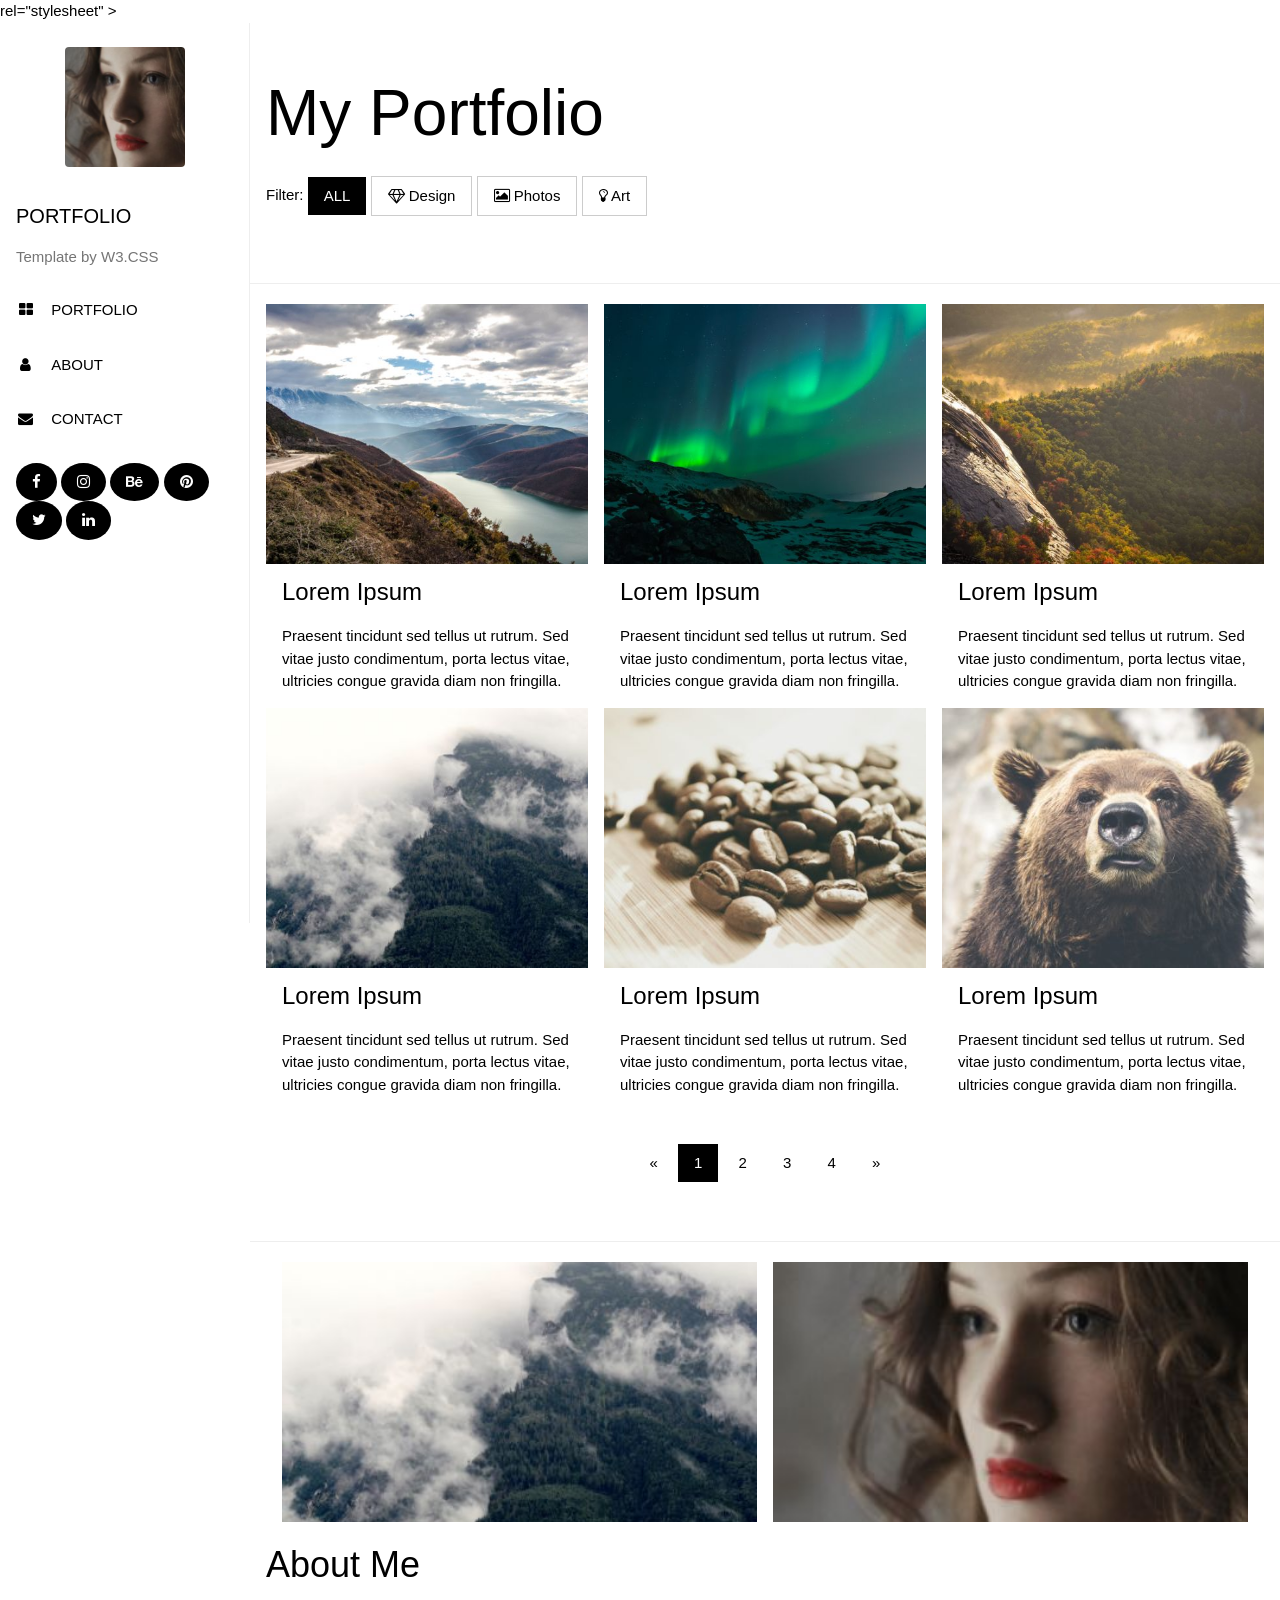
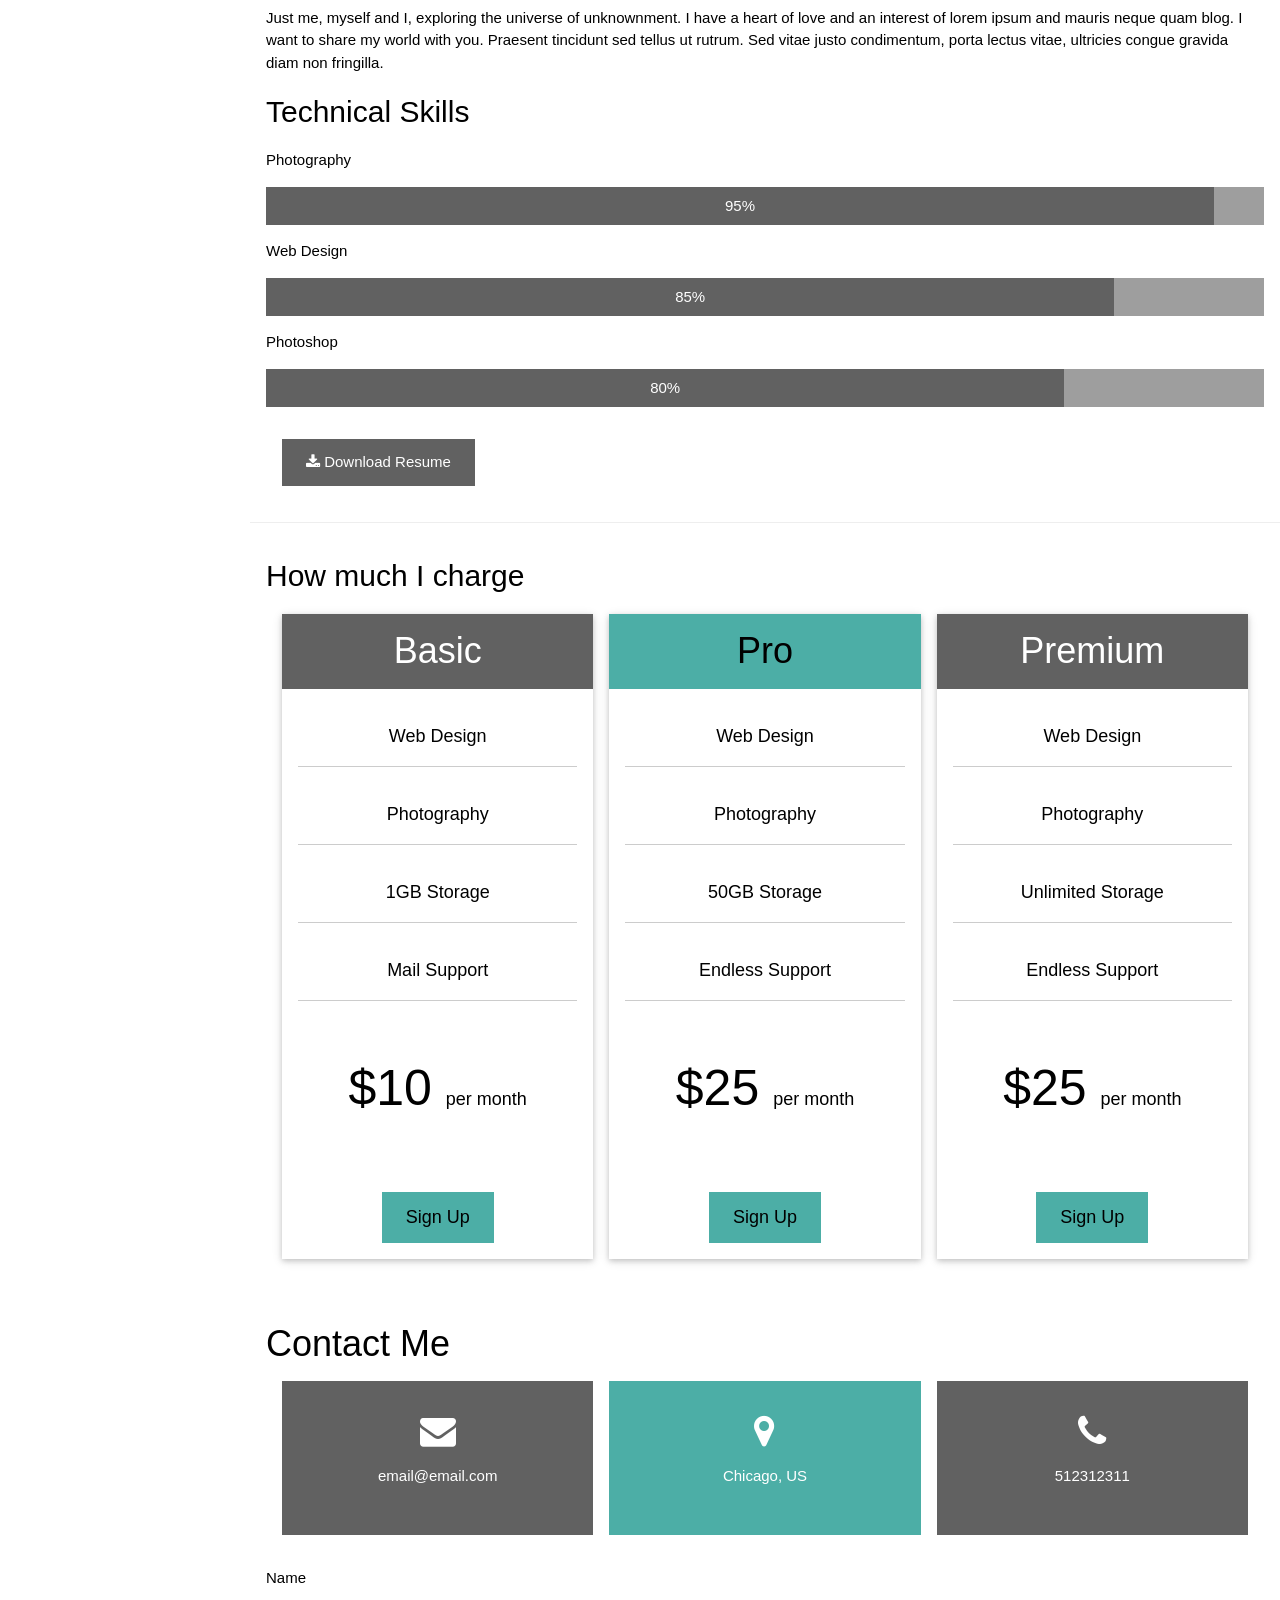
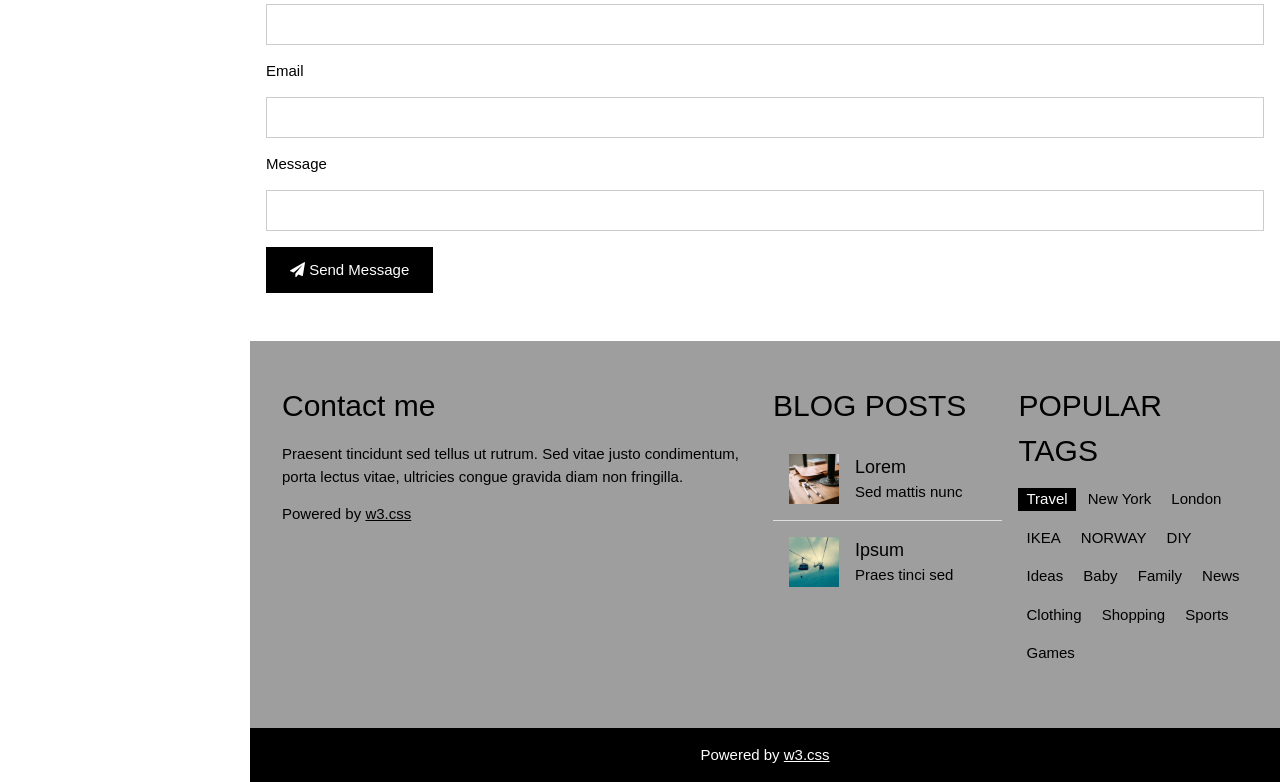
<file: index.html>
<!doctype html>
<html lang="en">
  <head>
    <meta charset="UTF-8" />
    <title>My Portfolio</title>
    <meta name="viewport" content="width=device-width, initial-scale=1" />
    <link rel="stylesheet" href="https://www.w3schools.com/w3css/4/w3.css" />
    <link rel="stylesheet" href="styles.css" />
    rel="stylesheet"
    <link
      rel="stylesheet"
      href="https://cdnjs.cloudflare.com/ajax/libs/font-awesome/4.7.0/css/font-awesome.min.css"
    />
    >
  </head>
  <body>
    <!-- Sidebar -->
    <nav class="w3-sidebar w3-collapse w3-white w3-animate-left" id="mySidebar">
      <div class="w3-container w3-center w3-padding-24">
        <img src="avatar_g.jpg" class="w3-round" id="profile-pic" />
      </div>

      <div class="w3-container">
        <h4>PORTFOLIO</h4>
        <p class="w3-text-grey">Template by W3.CSS</p>
      </div>

      <div class="w3-bar-block">
        <a
          href="#portfolio"
          class="w3-bar-item w3-button w3-padding-16 w3-hover-black"
        >
          <i class="fa fa-th-large fa-fw w3-margin-right"></i>PORTFOLIO
        </a>
        <a
          href="#about"
          class="w3-bar-item w3-button w3-padding-16 w3-hover-black"
        >
          <i class="fa fa-user fa-fw w3-margin-right"></i>ABOUT
        </a>
        <a
          href="#contact"
          class="w3-bar-item w3-button w3-padding-16 w3-hover-black"
        >
          <i class="fa fa-envelope fa-fw w3-margin-right"></i>CONTACT
        </a>
      </div>
      <!--social logo -->
      <div class="w3-container w3-padding-16">
        <a href="#" class="w3-button w3-circle w3-black"
          ><i class="fa fa-facebook"></i
        ></a>
        <a href="#" class="w3-button w3-circle w3-black"
          ><i class="fa fa-instagram"></i
        ></a>
        <a href="#" class="w3-button w3-circle w3-black"
          ><i class="fa fa-behance"></i
        ></a>
        <a href="#" class="w3-button w3-circle w3-black"
          ><i class="fa fa-pinterest"></i
        ></a>
        <a href="#" class="w3-button w3-circle w3-black"
          ><i class="fa fa-twitter"></i
        ></a>
        <a href="#" class="w3-button w3-circle w3-black"
          ><i class="fa fa-linkedin"></i
        ></a>
      </div>
    </nav>

    <!-- Top menu on small screens -->
    <header
      class="w3-container w3-top w3-hide-large"
      style="padding: 8px 16px; background-color: #f1f1f1"
    ></header>

    <!-- Overlay for small screens -->
    <div
      class="w3-overlay w3-hide-large"
      onclick="w3_close()"
      style="cursor: pointer"
      title="close side menu"
      id="myOverlay"
    ></div>
    <!-- Page content -->
    <div class="w3-main" id="main">
      <div class="w3-row w3-padding-32 w3-container">
        <h1 class="w3-jumbo">My Portfolio</h1>

        <p>
          <span>Filter:</span>
          <button
            class="w3-button w3-black filter-btn active"
            onclick="filterSelection('all', this)"
          >
            ALL
          </button>
          <button
            class="w3-button w3-white w3-border filter-btn"
            onclick="filterSelection('design', this)"
          >
            <i class="fa fa-diamond"></i> Design
          </button>
          <button
            class="w3-button w3-white w3-border filter-btn"
            onclick="filterSelection('photos', this)"
          >
            <i class="fa fa-image"></i> Photos
          </button>
          <button
            class="w3-button w3-white w3-border filter-btn"
            onclick="filterSelection('art', this)"
          >
            <i class="fa fa-lightbulb-o"></i> Art
          </button>
        </p>
      </div>

      <hr class="w3-clear" />

      <!-- Portfolio Grid -->
      <div class="w3-row-padding" id="portfolio">
        <div class="w3-col l4 m6 s12 portfolio-item design">
          <img src="mountains.jpg" class="portfolio-img" />
          <div class="w3-container w3-white">
            <h3>Lorem Ipsum</h3>
            <p>
              Praesent tincidunt sed tellus ut rutrum. Sed vitae justo
              condimentum, porta lectus vitae, ultricies congue gravida diam non
              fringilla.
            </p>
          </div>
        </div>

        <div class="w3-col l4 m6 s12 portfolio-item photos">
          <img src="lights.jpg" class="portfolio-img" />
          <div class="w3-container w3-white">
            <h3>Lorem Ipsum</h3>
            <p>
              Praesent tincidunt sed tellus ut rutrum. Sed vitae justo
              condimentum, porta lectus vitae, ultricies congue gravida diam non
              fringilla.
            </p>
          </div>
        </div>

        <div class="w3-col l4 m6 s12 portfolio-item art">
          <img src="nature.jpg" class="portfolio-img" />
          <div class="w3-container w3-white">
            <h3>Lorem Ipsum</h3>
            <p>
              Praesent tincidunt sed tellus ut rutrum. Sed vitae justo
              condimentum, porta lectus vitae, ultricies congue gravida diam non
              fringilla.
            </p>
          </div>
        </div>

        <div class="w3-col l4 m6 s12 portfolio-item photos">
          <img src="p1.jpg" class="portfolio-img" />
          <div class="w3-container w3-white">
            <h3>Lorem Ipsum</h3>
            <p>
              Praesent tincidunt sed tellus ut rutrum. Sed vitae justo
              condimentum, porta lectus vitae, ultricies congue gravida diam non
              fringilla.
            </p>
          </div>
        </div>

        <div class="w3-col l4 m6 s12 portfolio-item design">
          <img src="p2.jpg" class="portfolio-img" />
          <div class="w3-container w3-white">
            <h3>Lorem Ipsum</h3>
            <p>
              Praesent tincidunt sed tellus ut rutrum. Sed vitae justo
              condimentum, porta lectus vitae, ultricies congue gravida diam non
              fringilla.
            </p>
          </div>
        </div>

        <div class="w3-col l4 m6 s12 portfolio-item art">
          <img src="p3.jpg" class="portfolio-img" />
          <div class="w3-container w3-white">
            <h3>Lorem Ipsum</h3>
            <p>
              Praesent tincidunt sed tellus ut rutrum. Sed vitae justo
              condimentum, porta lectus vitae, ultricies congue gravida diam non
              fringilla.
            </p>
          </div>
        </div>
      </div>

      <!-- Pagination -->
      <div class="w3-center w3-padding-32">
        <div class="w3-bar">
          <a href="#" class="w3-button">&laquo;</a>
          <a href="#" class="w3-button w3-black">1</a>
          <a href="#" class="w3-button">2</a>
          <a href="#" class="w3-button">3</a>
          <a href="#" class="w3-button">4</a>
          <a href="#" class="w3-button">&raquo;</a>
        </div>
      </div>

      <hr />

      <!-- About Me -->
      <div class="w3-container" id="about">
        <div class="w3-row-padding">
          <div class="w3-col l6 m6 s12">
            <img src="p1.jpg" class="about-img" />
          </div>
          <div class="w3-col l6 m6 s12">
            <img src="avatar_g2.jpg" class="about-img" />
          </div>
        </div>

        <h1 class="w3-margin-top">About Me</h1>
        <p>
          Just me, myself and I, exploring the universe of unknownment. I have a
          heart of love and an interest of lorem ipsum and mauris neque quam
          blog. I want to share my world with you. Praesent tincidunt sed tellus
          ut rutrum. Sed vitae justo condimentum, porta lectus vitae, ultricies
          congue gravida diam non fringilla.
        </p>

        <h2>Technical Skills</h2>

        <p>Photography</p>
        <div class="w3-grey">
          <div
            class="w3-container w3-center w3-padding w3-dark-grey"
            style="width: 95%"
          >
            95%
          </div>
        </div>

        <p>Web Design</p>
        <div class="w3-grey">
          <div
            class="w3-container w3-center w3-padding w3-dark-grey"
            style="width: 85%"
          >
            85%
          </div>
        </div>

        <p>Photoshop</p>
        <div class="w3-grey">
          <div
            class="w3-container w3-center w3-padding w3-dark-grey"
            style="width: 80%"
          >
            80%
          </div>
        </div>

        <div class="w3-panel">
          <a
            href="#"
            class="w3-button w3-dark-grey w3-padding-large w3-margin-top"
          >
            <i class="fa fa-download"></i> Download Resume
          </a>
        </div>
      </div>

      <hr />

      <!-- Pricing -->
      <div class="w3-container" id="pricing">
        <h2>How much I charge</h2>
        <div class="w3-row-padding w3-margin-top">
          <div class="w3-col l4 m12 s12 w3-margin-bottom">
            <div class="w3-card w3-white">
              <header class="w3-container w3-dark-grey w3-center">
                <h1>Basic</h1>
              </header>
              <div class="w3-container">
                <p class="w3-center w3-large w3-border-bottom w3-padding-16">
                  Web Design
                </p>
                <p class="w3-center w3-large w3-border-bottom w3-padding-16">
                  Photography
                </p>
                <p class="w3-center w3-large w3-border-bottom w3-padding-16">
                  1GB Storage
                </p>
                <p class="w3-center w3-large w3-border-bottom w3-padding-16">
                  Mail Support
                </p>
                <p class="w3-center" style="font-size: 50px">
                  $10 <span class="w3-large">per month</span>
                </p>
              </div>
              <div class="w3-container w3-padding-16 w3-center">
                <button
                  class="w3-button w3-teal-custom w3-padding-large w3-large"
                >
                  Sign Up
                </button>
              </div>
            </div>
          </div>

          <div class="w3-col l4 m12 s12 w3-margin-bottom">
            <div class="w3-card w3-white">
              <header class="w3-container w3-teal-custom w3-center">
                <h1>Pro</h1>
              </header>
              <div class="w3-container">
                <p class="w3-center w3-large w3-border-bottom w3-padding-16">
                  Web Design
                </p>
                <p class="w3-center w3-large w3-border-bottom w3-padding-16">
                  Photography
                </p>
                <p class="w3-center w3-large w3-border-bottom w3-padding-16">
                  50GB Storage
                </p>
                <p class="w3-center w3-large w3-border-bottom w3-padding-16">
                  Endless Support
                </p>
                <p class="w3-center" style="font-size: 50px">
                  $25 <span class="w3-large">per month</span>
                </p>
              </div>
              <div class="w3-container w3-padding-16 w3-center">
                <button
                  class="w3-button w3-teal-custom w3-padding-large w3-large"
                >
                  Sign Up
                </button>
              </div>
            </div>
          </div>

          <div class="w3-col l4 m12 s12 w3-margin-bottom">
            <div class="w3-card w3-white">
              <header class="w3-container w3-dark-grey w3-center">
                <h1>Premium</h1>
              </header>
              <div class="w3-container">
                <p class="w3-center w3-large w3-border-bottom w3-padding-16">
                  Web Design
                </p>
                <p class="w3-center w3-large w3-border-bottom w3-padding-16">
                  Photography
                </p>
                <p class="w3-center w3-large w3-border-bottom w3-padding-16">
                  Unlimited Storage
                </p>
                <p class="w3-center w3-large w3-border-bottom w3-padding-16">
                  Endless Support
                </p>
                <p class="w3-center" style="font-size: 50px">
                  $25 <span class="w3-large">per month</span>
                </p>
              </div>
              <div class="w3-container w3-padding-16 w3-center">
                <button
                  class="w3-button w3-teal-custom w3-padding-large w3-large"
                >
                  Sign Up
                </button>
              </div>
            </div>
          </div>
        </div>
      </div>

      <!-- Contact -->
      <div class="w3-container w3-padding-32" id="contact">
        <h1>Contact Me</h1>
        <div class="w3-row-padding">
          <div class="w3-col l4 m12 s12 w3-margin-bottom">
            <div class="w3-dark-grey w3-padding-32 w3-center">
              <i class="fa fa-envelope w3-xxlarge"></i>
              <p>email@email.com</p>
            </div>
          </div>
          <div class="w3-col l4 m12 s12 w3-margin-bottom">
            <div class="w3-teal-custom w3-padding-32 w3-center w3-text-white">
              <i class="fa fa-map-marker w3-xxlarge"></i>
              <p>Chicago, US</p>
            </div>
          </div>
          <div class="w3-col l4 m12 s12 w3-margin-bottom">
            <div class="w3-dark-grey w3-padding-32 w3-center">
              <i class="fa fa-phone w3-xxlarge"></i>
              <p>512312311</p>
            </div>
          </div>
        </div>

        <form class="w3-margin-top">
          <p><label>Name</label></p>
          <input class="w3-input w3-border" type="text" name="Name" required />
          <p><label>Email</label></p>
          <input class="w3-input w3-border" type="text" name="Email" required />
          <p><label>Message</label></p>
          <input
            class="w3-input w3-border"
            type="text"
            name="Message"
            required
          />
          <button
            type="submit"
            class="w3-button w3-black w3-margin-top w3-padding-large"
          >
            <i class="fa fa-paper-plane"></i> Send Message
          </button>
        </form>
      </div>

      <!-- Footer -->
      <footer class="w3-container w3-padding-32 w3-grey w3-margin-top">
        <div class="w3-row-padding">
          <div class="w3-col l6 m6 s12">
            <h2>Contact me</h2>
            <p>
              Praesent tincidunt sed tellus ut rutrum. Sed vitae justo
              condimentum, porta lectus vitae, ultricies congue gravida diam non
              fringilla.
            </p>
            <p>
              Powered by
              <a
                href="https://www.w3schools.com/w3css/default.asp"
                target="_blank"
                >w3.css</a
              >
            </p>
          </div>
          <div class="w3-col l3 m6 s12">
            <h2>BLOG POSTS</h2>
            <ul class="w3-ul">
              <li class="w3-padding-16">
                <img
                  src="workshop.jpg"
                  class="w3-left w3-margin-right"
                  style="width: 50px; height: 50px; object-fit: cover"
                />
                <span class="w3-large">Lorem</span><br />Sed mattis nunc
              </li>
              <li class="w3-padding-16">
                <img
                  src="gondol 2.jpg"
                  class="w3-left w3-margin-right"
                  style="width: 50px; height: 50px; object-fit: cover"
                />
                <span class="w3-large">Ipsum</span><br />Praes tinci sed
              </li>
            </ul>
          </div>
          <div class="w3-col l3 m6 s12">
            <h2>POPULAR TAGS</h2>
            <p>
              <span class="w3-tag w3-black w3-margin-bottom">Travel</span>
              <span class="w3-tag w3-grey w3-margin-bottom">New York</span>
              <span class="w3-tag w3-grey w3-margin-bottom">London</span>
              <span class="w3-tag w3-grey w3-margin-bottom">IKEA</span>
              <span class="w3-tag w3-grey w3-margin-bottom">NORWAY</span>
              <span class="w3-tag w3-grey w3-margin-bottom">DIY</span>
              <span class="w3-tag w3-grey w3-margin-bottom">Ideas</span>
              <span class="w3-tag w3-grey w3-margin-bottom">Baby</span>
              <span class="w3-tag w3-grey w3-margin-bottom">Family</span>
              <span class="w3-tag w3-grey w3-margin-bottom">News</span>
              <span class="w3-tag w3-grey w3-margin-bottom">Clothing</span>
              <span class="w3-tag w3-grey w3-margin-bottom">Shopping</span>
              <span class="w3-tag w3-grey w3-margin-bottom">Sports</span>
              <span class="w3-tag w3-grey w3-margin-bottom">Games</span>
            </p>
          </div>
        </div>
      </footer>

      <div class="w3-black w3-center w3-padding-16">
        Powered by
        <a
          href="https://www.w3schools.com/w3css/default.asp"
          target="_blank"
          class="w3-hover-text-green"
          >w3.css</a
        >
      </div>
    </div>
  </body>
</html>
</file>
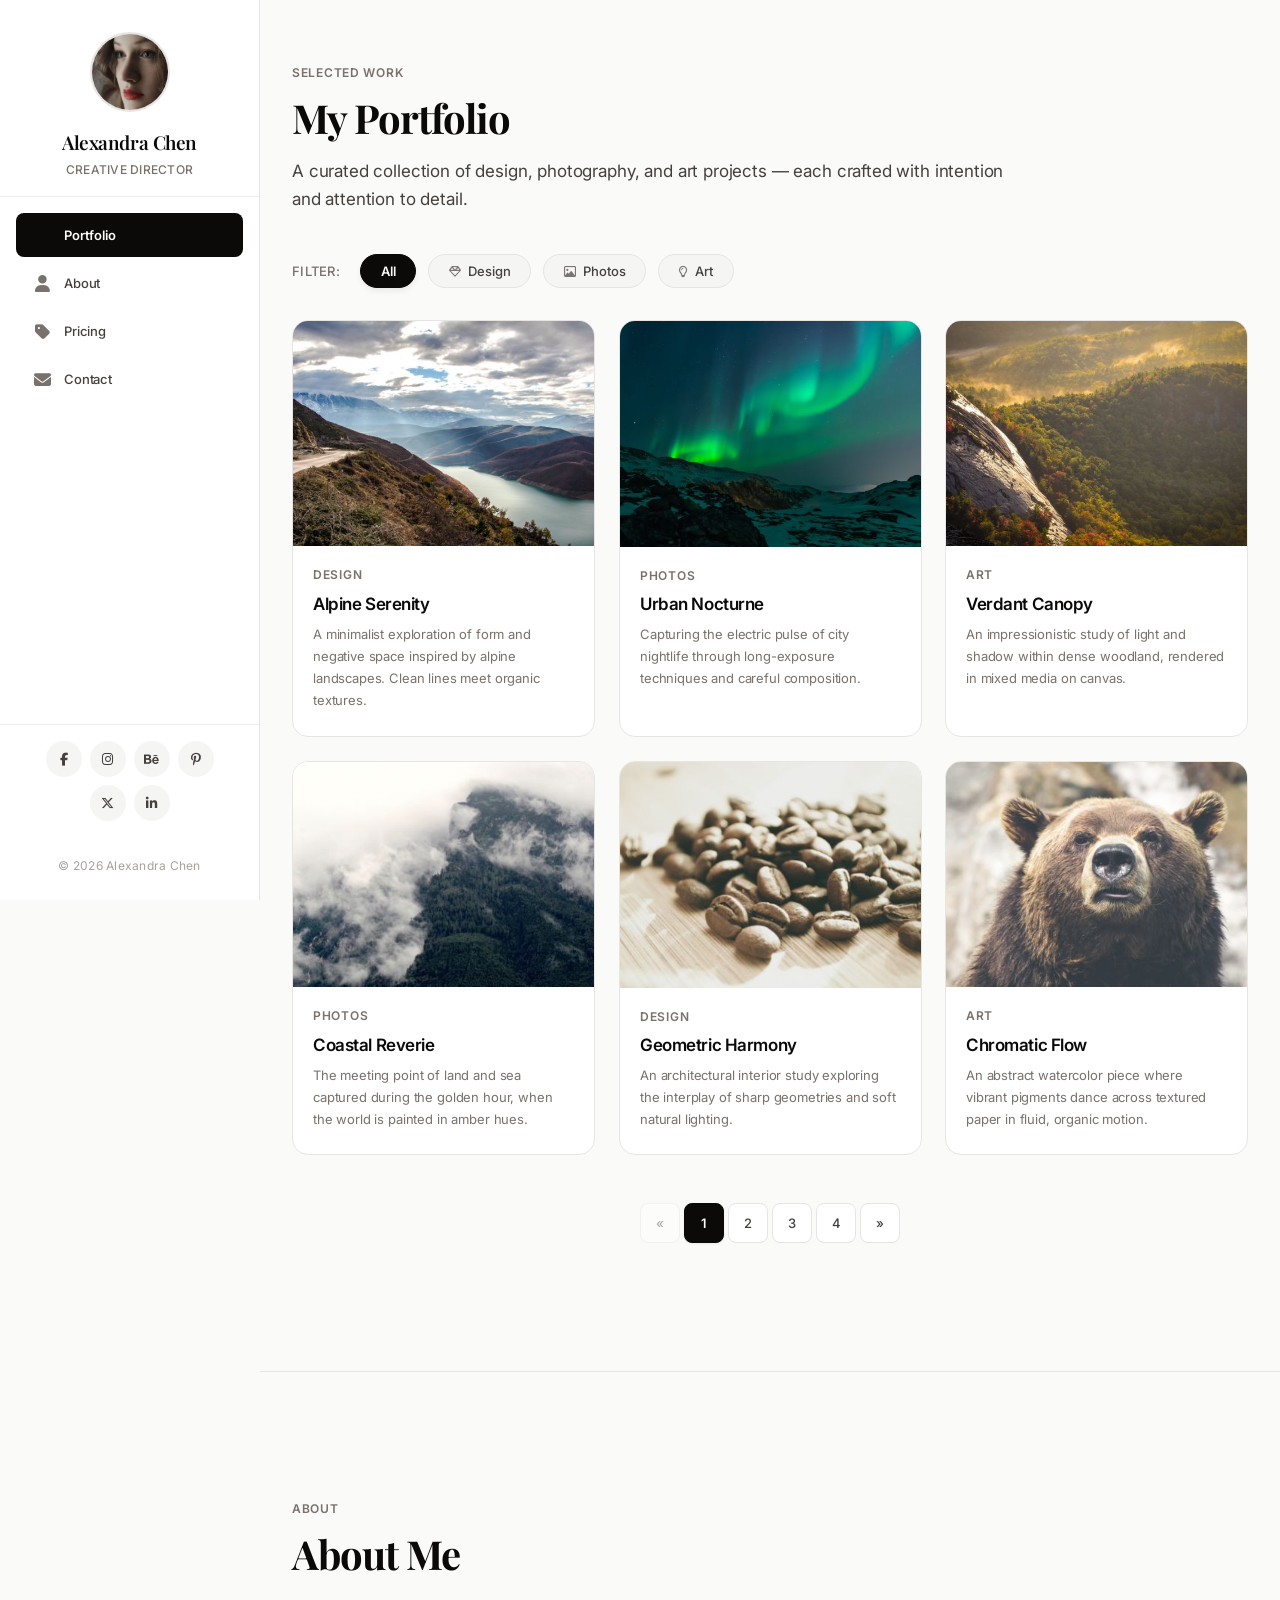
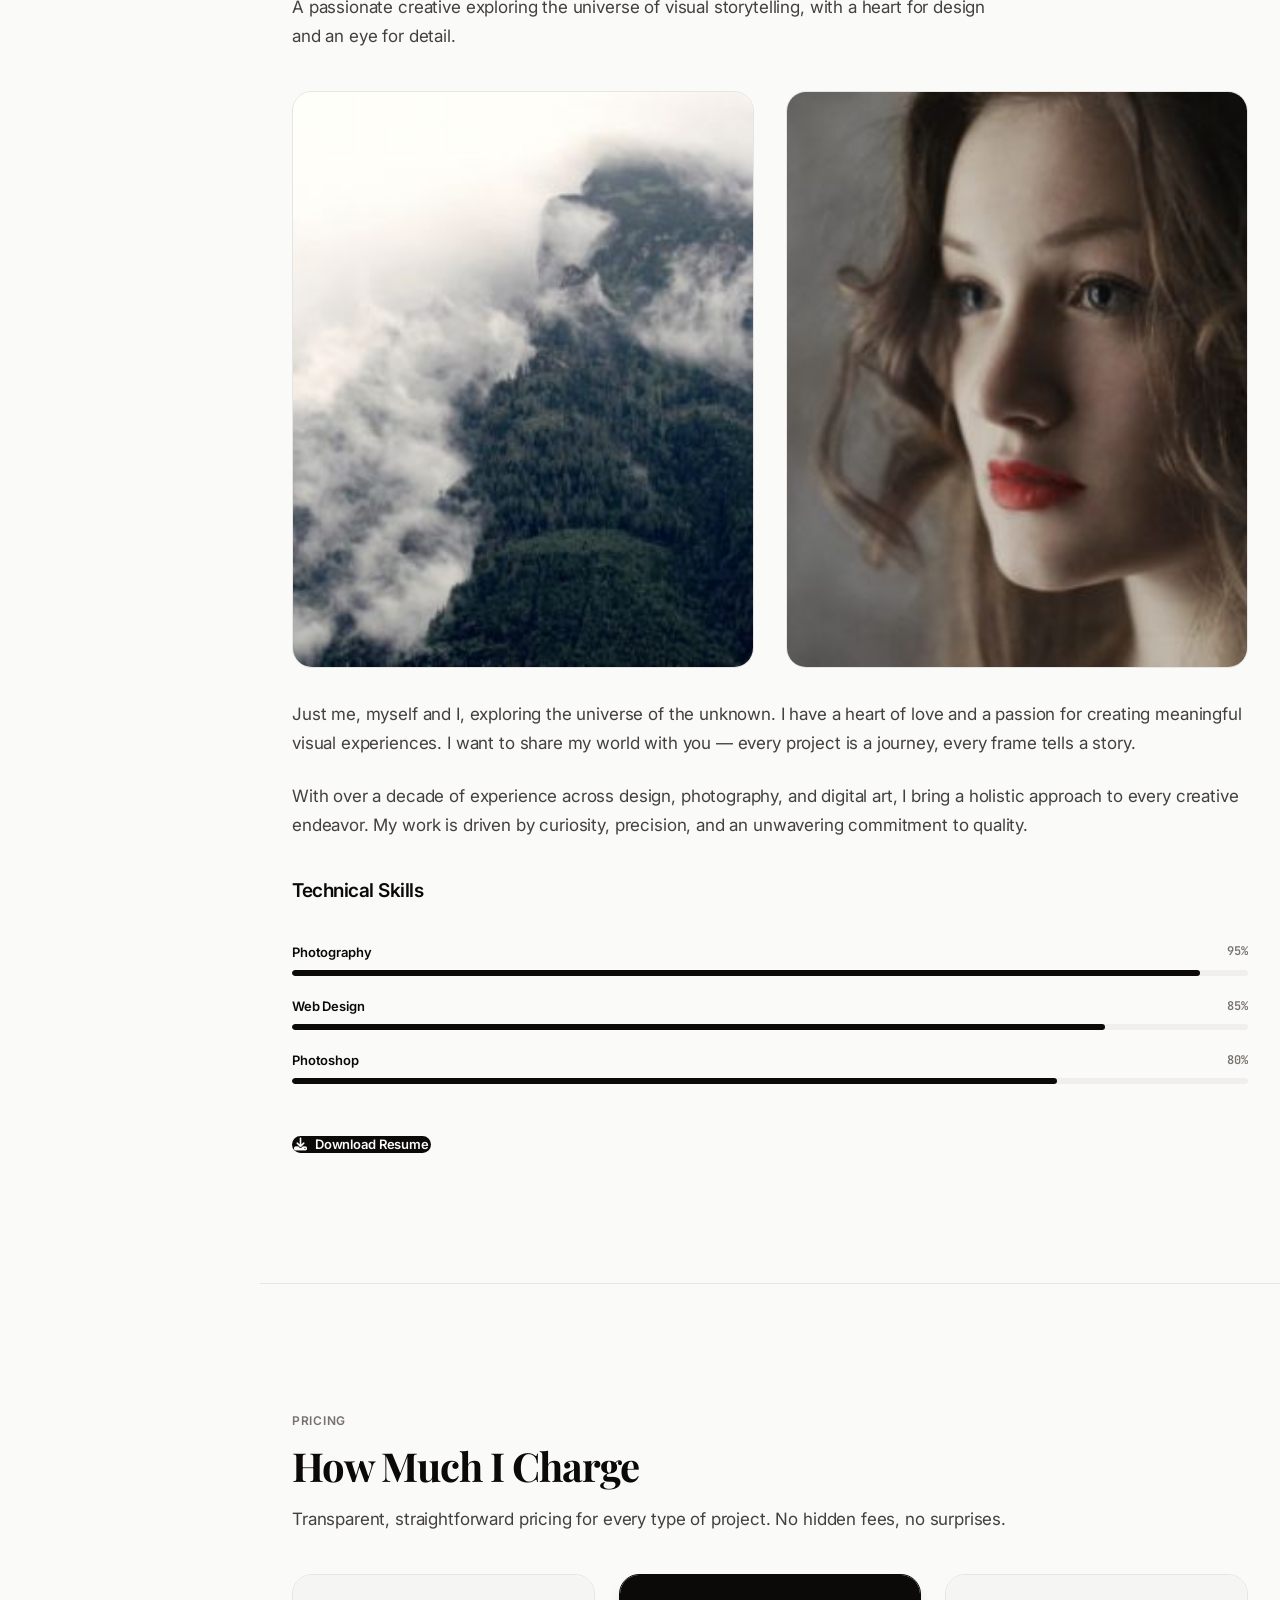
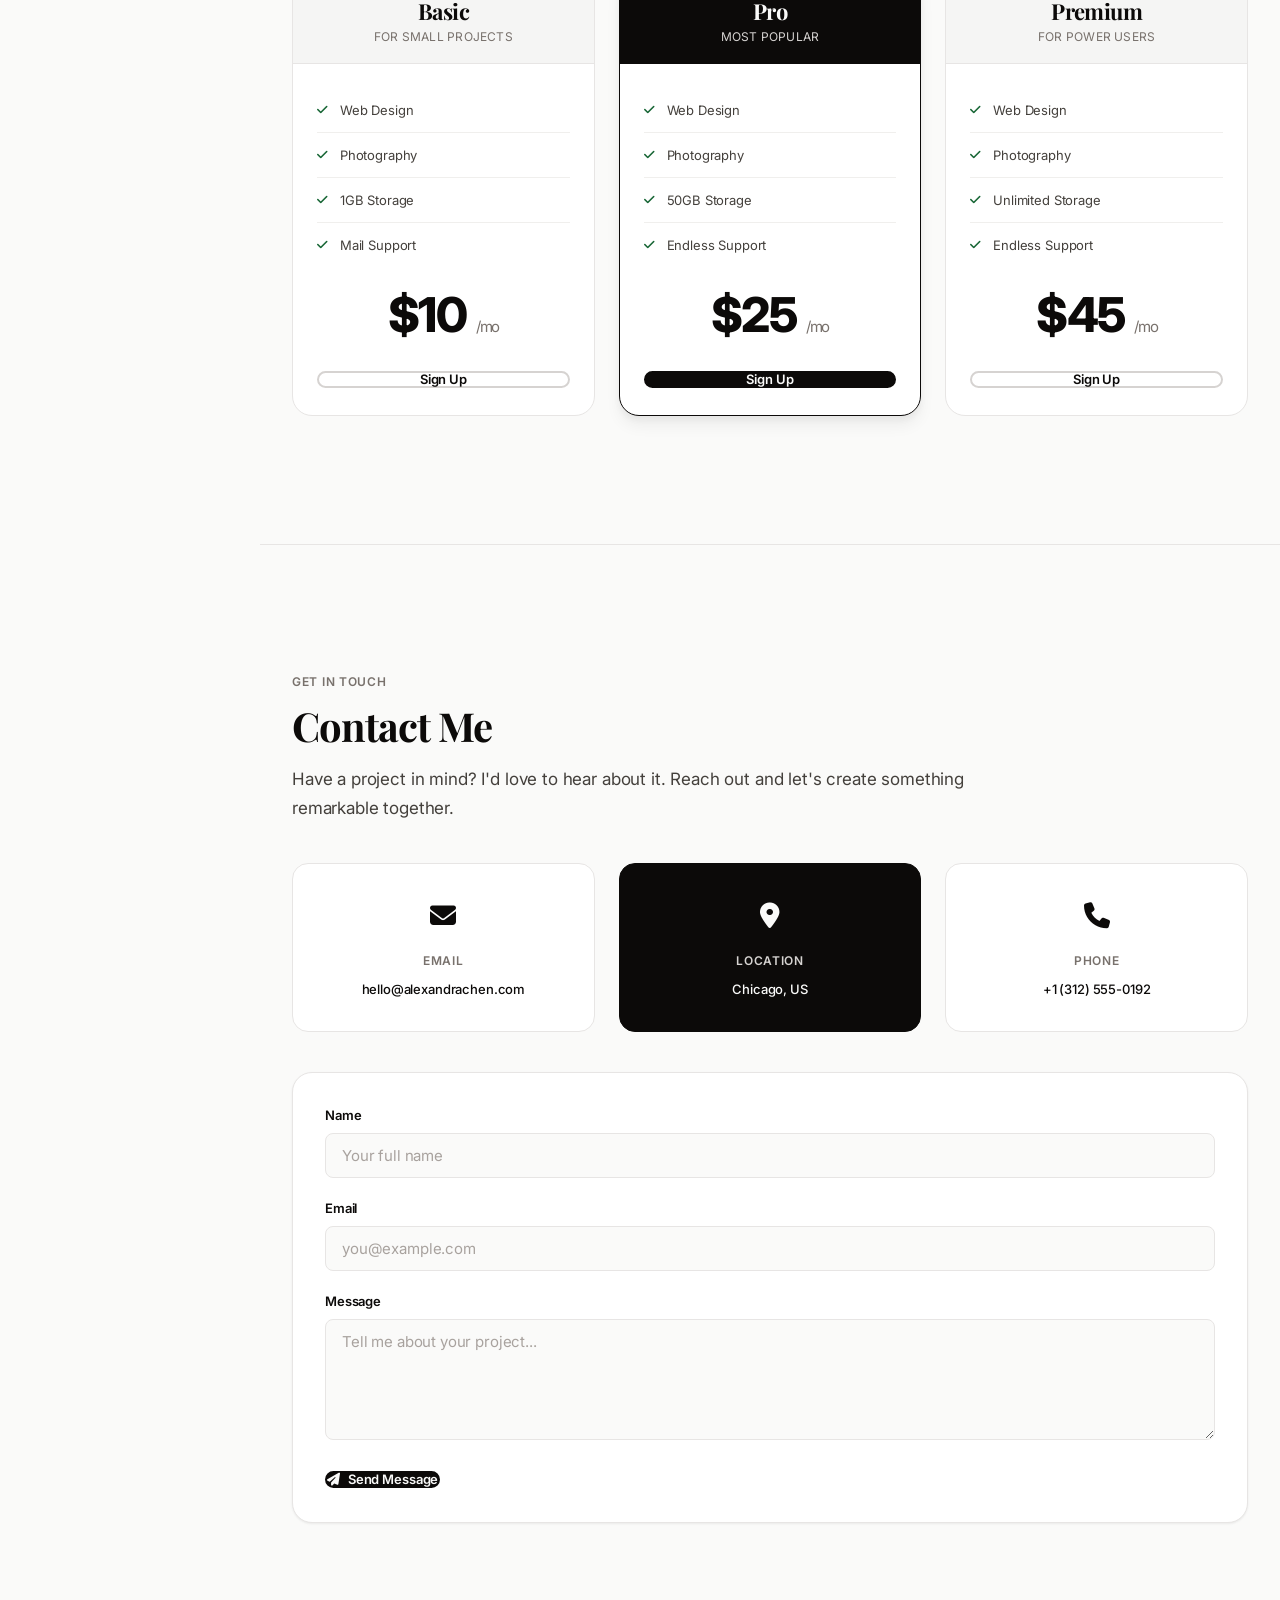
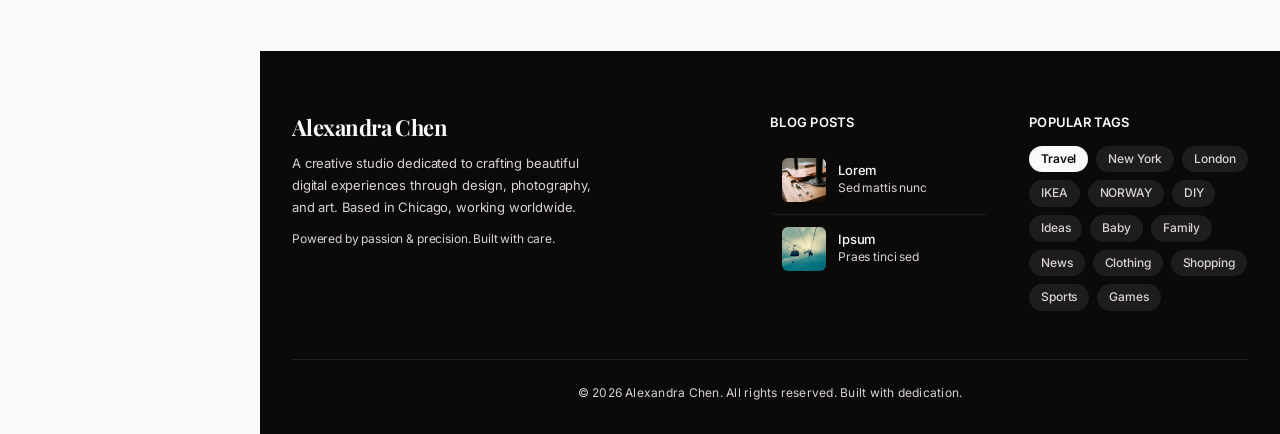
<file: indx2.html>
<!DOCTYPE html>
<html lang="en">
<head>
    <meta charset="UTF-8">
    <meta name="viewport" content="width=device-width, initial-scale=1.0">
    <title>Portfolio — Crafted with Precision</title>
    <meta name="description" content="A premium portfolio showcasing design, photography, and art — crafted with precision and care.">
    <meta name="robots" content="index, follow">
    <link rel="preconnect" href="https://fonts.googleapis.com">
    <link rel="preconnect" href="https://fonts.gstatic.com" crossorigin>
    <link href="https://fonts.googleapis.com/css2?family=Inter:wght@300;400;500;600;700;800;900&family=Playfair+Display:wght@400;500;600;700&family=JetBrains+Mono:wght@400;500&display=swap" rel="stylesheet">
    <link rel="stylesheet" href="https://cdnjs.cloudflare.com/ajax/libs/font-awesome/6.5.1/css/all.min.css">

    <style>
        /* ============================================================
           CSS CUSTOM PROPERTIES — Design Tokens
           ============================================================ */
        :root {
            /* ---- Color System ---- */
            --color-bg-primary: #fafaf9;
            --color-bg-secondary: #f5f5f4;
            --color-bg-tertiary: #f0efed;
            --color-bg-elevated: #ffffff;
            --color-bg-inverse: #0c0a09;
            --color-bg-inverse-soft: #1c1917;

            --color-text-primary: #0c0a09;
            --color-text-secondary: #44403c;
            --color-text-tertiary: #78716c;
            --color-text-quaternary: #a8a29e;
            --color-text-inverse: #fafaf9;
            --color-text-inverse-secondary: #d6d3d1;

            --color-border-default: #e7e5e4;
            --color-border-subtle: #f0efed;
            --color-border-strong: #d6d3d1;

            --color-accent-primary: #0c0a09;
            --color-accent-secondary: #1c1917;
            --color-accent-soft: #292524;
            --color-accent-subtle: #44403c;
            --color-accent-muted: #f5f5f4;

            --color-success: #166534;
            --color-success-bg: #dcfce7;
            --color-warning: #92400e;
            --color-warning-bg: #fef3c7;
            --color-error: #991b1b;
            --color-error-bg: #fee2e2;
            --color-info: #1e3a5f;
            --color-info-bg: #dbeafe;

            --color-overlay: rgba(12, 10, 9, 0.5);
            --color-overlay-light: rgba(12, 10, 9, 0.08);

            /* ---- Typography ---- */
            --font-sans: 'Inter', -apple-system, BlinkMacSystemFont, 'Segoe UI', Roboto, sans-serif;
            --font-serif: 'Playfair Display', Georgia, 'Times New Roman', serif;
            --font-mono: 'JetBrains Mono', 'SF Mono', 'Fira Code', monospace;

            --text-xs: 0.75rem;
            --text-sm: 0.8125rem;
            --text-base: 0.9375rem;
            --text-md: 1.0625rem;
            --text-lg: 1.1875rem;
            --text-xl: 1.375rem;
            --text-2xl: 1.625rem;
            --text-3xl: 2rem;
            --text-4xl: 2.5rem;
            --text-5xl: 3.25rem;
            --text-6xl: 4.25rem;

            --leading-tight: 1.15;
            --leading-snug: 1.3;
            --leading-normal: 1.55;
            --leading-relaxed: 1.7;
            --leading-loose: 1.9;

            --tracking-tight: -0.025em;
            --tracking-normal: -0.01em;
            --tracking-wide: 0.02em;
            --tracking-wider: 0.06em;

            --weight-light: 300;
            --weight-regular: 400;
            --weight-medium: 500;
            --weight-semibold: 600;
            --weight-bold: 700;
            --weight-extrabold: 800;
            --weight-black: 900;

            /* ---- Spacing Scale ---- */
            --space-0: 0;
            --space-1: 0.25rem;
            --space-2: 0.5rem;
            --space-3: 0.75rem;
            --space-4: 1rem;
            --space-5: 1.25rem;
            --space-6: 1.5rem;
            --space-8: 2rem;
            --space-10: 2.5rem;
            --space-12: 3rem;
            --space-14: 3.5rem;
            --space-16: 4rem;
            --space-20: 5rem;
            --space-24: 6rem;
            --space-28: 7rem;
            --space-32: 8rem;
            --space-40: 10rem;
            --space-48: 12rem;
            --space-56: 14rem;
            --space-64: 16rem;

            /* ---- Border Radius ---- */
            --radius-xs: 4px;
            --radius-sm: 6px;
            --radius-md: 8px;
            --radius-lg: 12px;
            --radius-xl: 16px;
            --radius-2xl: 20px;
            --radius-3xl: 24px;
            --radius-full: 9999px;

            /* ---- Shadows ---- */
            --shadow-xs: 0 1px 2px rgba(12, 10, 9, 0.03);
            --shadow-sm: 0 1px 3px rgba(12, 10, 9, 0.04), 0 1px 2px rgba(12, 10, 9, 0.03);
            --shadow-md: 0 4px 6px rgba(12, 10, 9, 0.04), 0 2px 4px rgba(12, 10, 9, 0.03);
            --shadow-lg: 0 10px 15px rgba(12, 10, 9, 0.05), 0 4px 6px rgba(12, 10, 9, 0.04);
            --shadow-xl: 0 20px 25px rgba(12, 10, 9, 0.06), 0 10px 10px rgba(12, 10, 9, 0.04);
            --shadow-2xl: 0 25px 50px rgba(12, 10, 9, 0.08);
            --shadow-inner: inset 0 2px 4px rgba(12, 10, 9, 0.04);

            /* ---- Transitions ---- */
            --transition-fast: 120ms cubic-bezier(0.4, 0, 0.2, 1);
            --transition-base: 200ms cubic-bezier(0.4, 0, 0.2, 1);
            --transition-smooth: 300ms cubic-bezier(0.4, 0, 0.2, 1);
            --transition-spring: 400ms cubic-bezier(0.34, 1.56, 0.64, 1);
            --transition-slow: 500ms cubic-bezier(0.4, 0, 0.2, 1);
            --transition-very-slow: 700ms cubic-bezier(0.4, 0, 0.2, 1);

            /* ---- Z-Index Scale ---- */
            --z-dropdown: 100;
            --z-sticky: 200;
            --z-fixed: 300;
            --z-overlay: 400;
            --z-modal: 500;
            --z-toast: 600;
            --z-tooltip: 700;

            /* ---- Layout ---- */
            --sidebar-width: 260px;
            --sidebar-width-collapsed: 0px;
            --header-height: 56px;
            --content-max-width: 1280px;
            --content-narrow: 720px;
        }

        /* ============================================================
           CSS RESET & BASE STYLES
           ============================================================ */
        *,
        *::before,
        *::after {
            box-sizing: border-box;
            margin: 0;
            padding: 0;
        }

        html {
            font-size: 16px;
            -webkit-text-size-adjust: 100%;
            -moz-text-size-adjust: 100%;
            text-size-adjust: 100%;
            scroll-behavior: smooth;
            -webkit-font-smoothing: antialiased;
            -moz-osx-font-smoothing: grayscale;
            text-rendering: optimizeLegibility;
        }

        body {
            font-family: var(--font-sans);
            font-size: var(--text-base);
            font-weight: var(--weight-regular);
            line-height: var(--leading-normal);
            letter-spacing: var(--tracking-normal);
            color: var(--color-text-primary);
            background-color: var(--color-bg-primary);
            min-height: 100vh;
            overflow-x: hidden;
            transition: background-color var(--transition-smooth);
        }

        /* ---- Selection ---- */
        ::selection {
            background-color: var(--color-accent-primary);
            color: var(--color-text-inverse);
        }
        ::-moz-selection {
            background-color: var(--color-accent-primary);
            color: var(--color-text-inverse);
        }

        /* ---- Focus Styles ---- */
        :focus-visible {
            outline: 2px solid var(--color-accent-primary);
            outline-offset: 2px;
            border-radius: var(--radius-xs);
        }
        :focus:not(:focus-visible) {
            outline: none;
        }

        /* ---- Links ---- */
        a {
            color: inherit;
            text-decoration: none;
            transition: color var(--transition-fast);
        }
        a:hover {
            color: var(--color-accent-subtle);
        }

        /* ---- Images ---- */
        img {
            display: block;
            max-width: 100%;
            height: auto;
        }
        /* CRITICAL: No hover effects on images */
        img:hover {
            transform: none !important;
            filter: none !important;
            opacity: 1 !important;
            box-shadow: inherit !important;
            transition: none !important;
        }

        /* ---- Lists ---- */
        ul,
        ol {
            list-style: none;
        }

        /* ---- Buttons Reset ---- */
        button {
            font-family: inherit;
            font-size: inherit;
            cursor: pointer;
            border: none;
            background: none;
            color: inherit;
            letter-spacing: inherit;
        }

        /* ---- Input Reset ---- */
        input,
        textarea,
        select {
            font-family: inherit;
            font-size: inherit;
            color: inherit;
            letter-spacing: inherit;
        }

        /* ---- Headings ---- */
        h1,
        h2,
        h3,
        h4,
        h5,
        h6 {
            font-weight: var(--weight-bold);
            line-height: var(--leading-tight);
            letter-spacing: var(--tracking-tight);
            color: var(--color-text-primary);
        }

        /* ============================================================
           SKIP LINK — Accessibility
           ============================================================ */
        .skip-link {
            position: absolute;
            top: -100%;
            left: var(--space-4);
            z-index: var(--z-toast);
            padding: var(--space-3) var(--space-6);
            background: var(--color-accent-primary);
            color: var(--color-text-inverse);
            border-radius: var(--radius-md);
            font-weight: var(--weight-semibold);
            font-size: var(--text-sm);
            transition: top var(--transition-base);
        }
        .skip-link:focus {
            top: var(--space-4);
        }

        /* ============================================================
           SIDEBAR NAVIGATION
           ============================================================ */
        .sidebar {
            position: fixed;
            top: 0;
            left: 0;
            width: var(--sidebar-width);
            height: 100vh;
            height: 100dvh;
            background: var(--color-bg-elevated);
            border-right: 1px solid var(--color-border-default);
            z-index: var(--z-fixed);
            display: flex;
            flex-direction: column;
            overflow-y: auto;
            overflow-x: hidden;
            transition: transform var(--transition-smooth), box-shadow var(--transition-smooth);
            will-change: transform;
        }
        .sidebar::-webkit-scrollbar {
            width: 4px;
        }
        .sidebar::-webkit-scrollbar-track {
            background: transparent;
        }
        .sidebar::-webkit-scrollbar-thumb {
            background: var(--color-border-strong);
            border-radius: var(--radius-full);
        }

        /* Sidebar Profile */
        .sidebar-profile {
            padding: var(--space-8) var(--space-6) var(--space-4);
            text-align: center;
            border-bottom: 1px solid var(--color-border-subtle);
        }
        .sidebar-profile-avatar {
            width: 80px;
            height: 80px;
            border-radius: var(--radius-full);
            object-fit: cover;
            margin: 0 auto var(--space-4);
            display: block;
            border: 2px solid var(--color-border-default);
            background: var(--color-bg-tertiary);
        }
        .sidebar-profile-name {
            font-family: var(--font-serif);
            font-size: var(--text-lg);
            font-weight: var(--weight-semibold);
            letter-spacing: var(--tracking-tight);
            margin-bottom: var(--space-1);
            color: var(--color-text-primary);
        }
        .sidebar-profile-role {
            font-size: var(--text-xs);
            color: var(--color-text-tertiary);
            letter-spacing: var(--tracking-wide);
            text-transform: uppercase;
            font-weight: var(--weight-medium);
        }

        /* Sidebar Navigation */
        .sidebar-nav {
            flex: 1;
            padding: var(--space-4) var(--space-4);
            display: flex;
            flex-direction: column;
            gap: var(--space-1);
        }
        .sidebar-nav-link {
            display: flex;
            align-items: center;
            gap: var(--space-3);
            padding: var(--space-3) var(--space-4);
            border-radius: var(--radius-md);
            font-size: var(--text-sm);
            font-weight: var(--weight-medium);
            color: var(--color-text-secondary);
            letter-spacing: var(--tracking-normal);
            transition: all var(--transition-fast);
            position: relative;
            white-space: nowrap;
        }
        .sidebar-nav-link i {
            font-size: var(--text-md);
            width: 20px;
            text-align: center;
            color: var(--color-text-tertiary);
            transition: color var(--transition-fast);
        }
        .sidebar-nav-link:hover {
            background: var(--color-bg-secondary);
            color: var(--color-text-primary);
        }
        .sidebar-nav-link:hover i {
            color: var(--color-text-primary);
        }
        .sidebar-nav-link.active {
            background: var(--color-accent-primary);
            color: var(--color-text-inverse);
            font-weight: var(--weight-semibold);
        }
        .sidebar-nav-link.active i {
            color: var(--color-text-inverse);
        }

        /* Sidebar Social */
        .sidebar-social {
            padding: var(--space-4) var(--space-6) var(--space-6);
            border-top: 1px solid var(--color-border-subtle);
            display: flex;
            flex-wrap: wrap;
            gap: var(--space-2);
            justify-content: center;
        }
        .sidebar-social-btn {
            width: 36px;
            height: 36px;
            border-radius: var(--radius-full);
            display: flex;
            align-items: center;
            justify-content: center;
            background: var(--color-bg-secondary);
            color: var(--color-text-secondary);
            font-size: var(--text-sm);
            transition: all var(--transition-fast);
        }
        .sidebar-social-btn:hover {
            background: var(--color-accent-primary);
            color: var(--color-text-inverse);
        }

        /* Sidebar Footer */
        .sidebar-footer {
            padding: var(--space-3) var(--space-6) var(--space-6);
            text-align: center;
            font-size: var(--text-xs);
            color: var(--color-text-quaternary);
            letter-spacing: var(--tracking-wide);
        }

        /* ============================================================
           MAIN CONTENT AREA
           ============================================================ */
        .main-content {
            margin-left: var(--sidebar-width);
            min-height: 100vh;
            min-height: 100dvh;
            transition: margin-left var(--transition-smooth);
        }

        /* ============================================================
           MOBILE HEADER
           ============================================================ */
        .mobile-header {
            display: none;
            position: sticky;
            top: 0;
            z-index: var(--z-sticky);
            background: rgba(250, 250, 249, 0.85);
            backdrop-filter: blur(16px);
            -webkit-backdrop-filter: blur(16px);
            border-bottom: 1px solid var(--color-border-default);
            padding: var(--space-3) var(--space-4);
            align-items: center;
            justify-content: space-between;
        }
        .mobile-header-title {
            font-family: var(--font-serif);
            font-weight: var(--weight-semibold);
            font-size: var(--text-md);
            letter-spacing: var(--tracking-tight);
        }
        .mobile-menu-btn {
            width: 40px;
            height: 40px;
            border-radius: var(--radius-md);
            display: flex;
            align-items: center;
            justify-content: center;
            background: var(--color-bg-secondary);
            color: var(--color-text-primary);
            font-size: var(--text-lg);
            transition: all var(--transition-fast);
        }
        .mobile-menu-btn:hover {
            background: var(--color-accent-primary);
            color: var(--color-text-inverse);
        }

        /* Mobile overlay */
        .sidebar-overlay {
            display: none;
            position: fixed;
            inset: 0;
            background: var(--color-overlay);
            z-index: calc(var(--z-fixed) - 1);
            opacity: 0;
            transition: opacity var(--transition-smooth);
            pointer-events: none;
        }
        .sidebar-overlay.active {
            opacity: 1;
            pointer-events: auto;
        }

        /* ============================================================
           SECTION STYLES
           ============================================================ */
        .section {
            padding: var(--space-16) var(--space-8);
            max-width: var(--content-max-width);
            margin: 0 auto;
        }
        .section-header {
            margin-bottom: var(--space-10);
        }
        .section-label {
            font-size: var(--text-xs);
            font-weight: var(--weight-semibold);
            text-transform: uppercase;
            letter-spacing: var(--tracking-wider);
            color: var(--color-text-tertiary);
            margin-bottom: var(--space-3);
        }
        .section-title {
            font-family: var(--font-serif);
            font-size: var(--text-4xl);
            font-weight: var(--weight-bold);
            letter-spacing: var(--tracking-tight);
            line-height: var(--leading-tight);
            color: var(--color-text-primary);
            margin-bottom: var(--space-4);
        }
        .section-description {
            font-size: var(--text-md);
            color: var(--color-text-secondary);
            line-height: var(--leading-relaxed);
            max-width: var(--content-narrow);
        }
        .section-divider {
            border: none;
            height: 1px;
            background: var(--color-border-default);
            margin: var(--space-16) 0;
        }

        /* ============================================================
           FILTER BAR
           ============================================================ */
        .filter-bar {
            display: flex;
            align-items: center;
            gap: var(--space-3);
            flex-wrap: wrap;
            margin-bottom: var(--space-8);
        }
        .filter-label {
            font-size: var(--text-sm);
            font-weight: var(--weight-medium);
            color: var(--color-text-tertiary);
            letter-spacing: var(--tracking-wide);
            text-transform: uppercase;
            margin-right: var(--space-2);
        }
        .filter-btn {
            padding: var(--space-2) var(--space-5);
            border-radius: var(--radius-full);
            font-size: var(--text-sm);
            font-weight: var(--weight-medium);
            color: var(--color-text-secondary);
            background: var(--color-bg-secondary);
            border: 1px solid var(--color-border-default);
            letter-spacing: var(--tracking-normal);
            transition: all var(--transition-fast);
            white-space: nowrap;
            cursor: pointer;
        }
        .filter-btn i {
            margin-right: var(--space-1);
            font-size: var(--text-xs);
            opacity: 0.7;
        }
        .filter-btn:hover {
            background: var(--color-bg-tertiary);
            border-color: var(--color-border-strong);
            color: var(--color-text-primary);
        }
        .filter-btn.active {
            background: var(--color-accent-primary);
            color: var(--color-text-inverse);
            border-color: var(--color-accent-primary);
            font-weight: var(--weight-semibold);
            box-shadow: var(--shadow-md);
        }
        .filter-btn.active i {
            opacity: 1;
        }

        /* ============================================================
           PORTFOLIO GRID
           ============================================================ */
        .portfolio-grid {
            display: grid;
            grid-template-columns: repeat(3, 1fr);
            gap: var(--space-6);
        }
        .portfolio-item {
            background: var(--color-bg-elevated);
            border-radius: var(--radius-xl);
            overflow: hidden;
            border: 1px solid var(--color-border-default);
            transition: box-shadow var(--transition-smooth), border-color var(--transition-smooth);
            opacity: 1;
            transform: translateY(0);
            will-change: transform, opacity;
        }
        .portfolio-item:hover {
            box-shadow: var(--shadow-xl);
            border-color: var(--color-border-strong);
        }
        .portfolio-item-image-wrapper {
            position: relative;
            overflow: hidden;
            aspect-ratio: 4 / 3;
            background: var(--color-bg-tertiary);
        }
        .portfolio-item-image {
            width: 100%;
            height: 100%;
            object-fit: cover;
            display: block;
        }
        /* NO HOVER EFFECT ON IMAGES — image stays completely stable */
        .portfolio-item-image-wrapper:hover .portfolio-item-image {
            transform: none !important;
            filter: none !important;
            opacity: 1 !important;
        }
        .portfolio-item-body {
            padding: var(--space-5) var(--space-5) var(--space-6);
        }
        .portfolio-item-category {
            font-size: var(--text-xs);
            font-weight: var(--weight-semibold);
            text-transform: uppercase;
            letter-spacing: var(--tracking-wider);
            color: var(--color-text-tertiary);
            margin-bottom: var(--space-2);
        }
        .portfolio-item-title {
            font-size: var(--text-md);
            font-weight: var(--weight-semibold);
            letter-spacing: var(--tracking-tight);
            margin-bottom: var(--space-2);
            color: var(--color-text-primary);
            line-height: var(--leading-snug);
        }
        .portfolio-item-description {
            font-size: var(--text-sm);
            color: var(--color-text-tertiary);
            line-height: var(--leading-relaxed);
        }
        /* Filter animation */
        .portfolio-item.hidden {
            display: none;
        }
        .portfolio-item.animating-out {
            opacity: 0;
            transform: translateY(12px);
            transition: opacity var(--transition-smooth), transform var(--transition-smooth);
        }
        .portfolio-item.animating-in {
            opacity: 1;
            transform: translateY(0);
            transition: opacity var(--transition-smooth), transform var(--transition-smooth);
        }

        /* ============================================================
           PAGINATION
           ============================================================ */
        .pagination {
            display: flex;
            align-items: center;
            justify-content: center;
            gap: var(--space-1);
            margin-top: var(--space-12);
        }
        .pagination-btn {
            width: 40px;
            height: 40px;
            border-radius: var(--radius-md);
            display: flex;
            align-items: center;
            justify-content: center;
            font-size: var(--text-sm);
            font-weight: var(--weight-medium);
            color: var(--color-text-secondary);
            background: var(--color-bg-elevated);
            border: 1px solid var(--color-border-default);
            transition: all var(--transition-fast);
            cursor: pointer;
        }
        .pagination-btn:hover {
            background: var(--color-bg-secondary);
            border-color: var(--color-border-strong);
            color: var(--color-text-primary);
        }
        .pagination-btn.active {
            background: var(--color-accent-primary);
            color: var(--color-text-inverse);
            border-color: var(--color-accent-primary);
            font-weight: var(--weight-semibold);
            box-shadow: var(--shadow-sm);
        }
        .pagination-btn:disabled {
            opacity: 0.4;
            pointer-events: none;
            cursor: not-allowed;
        }

        /* ============================================================
           ABOUT SECTION
           ============================================================ */
        .about-grid {
            display: grid;
            grid-template-columns: 1fr 1fr;
            gap: var(--space-8);
            align-items: start;
        }
        .about-image-card {
            position: relative;
            border-radius: var(--radius-2xl);
            overflow: hidden;
            aspect-ratio: 4 / 5;
            background: var(--color-bg-tertiary);
            border: 1px solid var(--color-border-default);
        }
        .about-image-card img {
            width: 100%;
            height: 100%;
            object-fit: cover;
            display: block;
        }
        /* NO HOVER EFFECT */
        .about-image-card:hover img {
            transform: none !important;
            filter: none !important;
            opacity: 1 !important;
        }
        .about-content {
            display: flex;
            flex-direction: column;
            gap: var(--space-6);
        }
        .about-text {
            font-size: var(--text-md);
            color: var(--color-text-secondary);
            line-height: var(--leading-relaxed);
        }
        /* Skills */
        .skills-list {
            display: flex;
            flex-direction: column;
            gap: var(--space-5);
        }
        .skill-item {}
        .skill-header {
            display: flex;
            justify-content: space-between;
            align-items: center;
            margin-bottom: var(--space-2);
        }
        .skill-name {
            font-size: var(--text-sm);
            font-weight: var(--weight-semibold);
            color: var(--color-text-primary);
            letter-spacing: var(--tracking-normal);
        }
        .skill-percentage {
            font-size: var(--text-xs);
            font-weight: var(--weight-semibold);
            color: var(--color-text-tertiary);
            font-family: var(--font-mono);
        }
        .skill-bar {
            height: 6px;
            background: var(--color-bg-tertiary);
            border-radius: var(--radius-full);
            overflow: hidden;
        }
        .skill-bar-fill {
            height: 100%;
            background: var(--color-accent-primary);
            border-radius: var(--radius-full);
            transition: width var(--transition-very-slow) cubic-bezier(0.4, 0, 0.2, 1);
            width: 0%;
        }
        .skill-bar-fill.animate {
            /* Width set via JS or inline style */;
        }

        /* CTA Button */
        .btn {
            display: inline-flex;
            align-items: center;
            gap: var(--space-2);
            padding: var(--space-4) var(--space-7);
            border-radius: var(--radius-lg);
            font-size: var(--text-sm);
            font-weight: var(--weight-semibold);
            letter-spacing: var(--tracking-normal);
            transition: all var(--transition-fast);
            cursor: pointer;
            white-space: nowrap;
            text-decoration: none;
            line-height: 1;
        }
        .btn-primary {
            background: var(--color-accent-primary);
            color: var(--color-text-inverse);
            border: 2px solid var(--color-accent-primary);
        }
        .btn-primary:hover {
            background: var(--color-accent-secondary);
            border-color: var(--color-accent-secondary);
            color: var(--color-text-inverse);
            box-shadow: var(--shadow-lg);
            transform: translateY(-1px);
        }
        .btn-primary:active {
            transform: translateY(0);
            box-shadow: var(--shadow-sm);
        }
        .btn-outline {
            background: transparent;
            color: var(--color-text-primary);
            border: 2px solid var(--color-border-strong);
        }
        .btn-outline:hover {
            background: var(--color-bg-secondary);
            border-color: var(--color-text-primary);
            color: var(--color-text-primary);
            box-shadow: var(--shadow-sm);
        }

        /* ============================================================
           PRICING SECTION
           ============================================================ */
        .pricing-grid {
            display: grid;
            grid-template-columns: repeat(3, 1fr);
            gap: var(--space-6);
        }
        .pricing-card {
            background: var(--color-bg-elevated);
            border-radius: var(--radius-2xl);
            border: 1px solid var(--color-border-default);
            overflow: hidden;
            transition: box-shadow var(--transition-smooth), border-color var(--transition-smooth);
            display: flex;
            flex-direction: column;
        }
        .pricing-card:hover {
            box-shadow: var(--shadow-xl);
            border-color: var(--color-border-strong);
        }
        .pricing-card.featured {
            border-color: var(--color-accent-primary);
            box-shadow: var(--shadow-lg);
        }
        .pricing-card-header {
            padding: var(--space-6) var(--space-6) var(--space-4);
            text-align: center;
            background: var(--color-bg-secondary);
            border-bottom: 1px solid var(--color-border-default);
        }
        .pricing-card.featured .pricing-card-header {
            background: var(--color-accent-primary);
            color: var(--color-text-inverse);
            border-bottom-color: var(--color-accent-primary);
        }
        .pricing-card-name {
            font-family: var(--font-serif);
            font-size: var(--text-xl);
            font-weight: var(--weight-bold);
            letter-spacing: var(--tracking-tight);
            margin-bottom: var(--space-1);
        }
        .pricing-card.featured .pricing-card-name {
            color: var(--color-text-inverse);
        }
        .pricing-card-subtitle {
            font-size: var(--text-xs);
            color: var(--color-text-tertiary);
            letter-spacing: var(--tracking-wide);
            text-transform: uppercase;
        }
        .pricing-card.featured .pricing-card-subtitle {
            color: var(--color-text-inverse-secondary);
        }
        .pricing-card-body {
            padding: var(--space-6);
            flex: 1;
            display: flex;
            flex-direction: column;
        }
        .pricing-features {
            list-style: none;
            flex: 1;
            margin-bottom: var(--space-6);
        }
        .pricing-features li {
            padding: var(--space-3) 0;
            border-bottom: 1px solid var(--color-border-subtle);
            font-size: var(--text-sm);
            color: var(--color-text-secondary);
            display: flex;
            align-items: center;
            gap: var(--space-3);
        }
        .pricing-features li:last-child {
            border-bottom: none;
        }
        .pricing-features li i {
            color: var(--color-success);
            font-size: var(--text-xs);
        }
        .pricing-price {
            text-align: center;
            font-size: 3rem;
            font-weight: var(--weight-extrabold);
            font-family: var(--font-sans);
            letter-spacing: var(--tracking-tight);
            color: var(--color-text-primary);
            margin-bottom: var(--space-1);
            line-height: 1;
        }
        .pricing-price span {
            font-size: var(--text-base);
            font-weight: var(--weight-regular);
            color: var(--color-text-tertiary);
        }
        .pricing-card-footer {
            padding: 0 var(--space-6) var(--space-6);
        }
        .pricing-card-footer .btn {
            width: 100%;
            justify-content: center;
        }

        /* ============================================================
           CONTACT SECTION
           ============================================================ */
        .contact-grid {
            display: grid;
            grid-template-columns: repeat(3, 1fr);
            gap: var(--space-6);
            margin-bottom: var(--space-10);
        }
        .contact-info-card {
            background: var(--color-bg-elevated);
            border-radius: var(--radius-xl);
            padding: var(--space-8) var(--space-6);
            text-align: center;
            border: 1px solid var(--color-border-default);
            transition: box-shadow var(--transition-smooth), border-color var(--transition-smooth);
        }
        .contact-info-card:hover {
            box-shadow: var(--shadow-lg);
            border-color: var(--color-border-strong);
        }
        .contact-info-icon {
            font-size: var(--text-2xl);
            color: var(--color-accent-primary);
            margin-bottom: var(--space-4);
        }
        .contact-info-label {
            font-size: var(--text-xs);
            font-weight: var(--weight-semibold);
            text-transform: uppercase;
            letter-spacing: var(--tracking-wider);
            color: var(--color-text-tertiary);
            margin-bottom: var(--space-2);
        }
        .contact-info-value {
            font-size: var(--text-sm);
            color: var(--color-text-primary);
            font-weight: var(--weight-medium);
        }
        .contact-info-card.accent {
            background: var(--color-accent-primary);
            border-color: var(--color-accent-primary);
        }
        .contact-info-card.accent .contact-info-icon,
        .contact-info-card.accent .contact-info-label,
        .contact-info-card.accent .contact-info-value {
            color: var(--color-text-inverse);
        }
        .contact-info-card.accent .contact-info-label {
            color: var(--color-text-inverse-secondary);
        }

        /* Form */
        .contact-form {
            background: var(--color-bg-elevated);
            border-radius: var(--radius-2xl);
            padding: var(--space-8);
            border: 1px solid var(--color-border-default);
            box-shadow: var(--shadow-sm);
        }
        .form-group {
            margin-bottom: var(--space-5);
        }
        .form-label {
            display: block;
            font-size: var(--text-sm);
            font-weight: var(--weight-semibold);
            color: var(--color-text-primary);
            margin-bottom: var(--space-2);
            letter-spacing: var(--tracking-normal);
        }
        .form-input {
            width: 100%;
            padding: var(--space-3) var(--space-4);
            border: 1px solid var(--color-border-default);
            border-radius: var(--radius-md);
            font-size: var(--text-base);
            color: var(--color-text-primary);
            background: var(--color-bg-primary);
            transition: all var(--transition-fast);
            letter-spacing: var(--tracking-normal);
        }
        .form-input:focus {
            outline: none;
            border-color: var(--color-accent-primary);
            box-shadow: 0 0 0 3px rgba(12, 10, 9, 0.08);
        }
        .form-input::placeholder {
            color: var(--color-text-quaternary);
        }
        textarea.form-input {
            resize: vertical;
            min-height: 120px;
        }

        /* ============================================================
           FOOTER
           ============================================================ */
        .site-footer {
            background: var(--color-bg-inverse);
            color: var(--color-text-inverse);
            padding: var(--space-16) var(--space-8) var(--space-8);
            margin-top: var(--space-16);
        }
        .footer-grid {
            display: grid;
            grid-template-columns: 2fr 1fr 1fr;
            gap: var(--space-10);
            max-width: var(--content-max-width);
            margin: 0 auto var(--space-12);
        }
        .footer-brand-description {
            font-size: var(--text-sm);
            color: var(--color-text-inverse-secondary);
            line-height: var(--leading-relaxed);
            margin-top: var(--space-3);
            max-width: 320px;
        }
        .footer-heading {
            font-size: var(--text-sm);
            font-weight: var(--weight-semibold);
            letter-spacing: var(--tracking-wide);
            text-transform: uppercase;
            color: var(--color-text-inverse);
            margin-bottom: var(--space-4);
        }
        .footer-blog-list {
            list-style: none;
        }
        .footer-blog-list li {
            display: flex;
            align-items: center;
            gap: var(--space-3);
            padding: var(--space-3) 0;
            border-bottom: 1px solid rgba(255, 255, 255, 0.08);
            cursor: pointer;
            transition: background var(--transition-fast);
            border-radius: var(--radius-sm);
            padding: var(--space-3);
        }
        .footer-blog-list li:hover {
            background: rgba(255, 255, 255, 0.04);
        }
        .footer-blog-list li:last-child {
            border-bottom: none;
        }
        .footer-blog-thumb {
            width: 44px;
            height: 44px;
            border-radius: var(--radius-sm);
            object-fit: cover;
            flex-shrink: 0;
            background: rgba(255, 255, 255, 0.1);
        }
        .footer-blog-info {}
        .footer-blog-title {
            font-size: var(--text-sm);
            font-weight: var(--weight-medium);
            color: var(--color-text-inverse);
            line-height: var(--leading-snug);
        }
        .footer-blog-meta {
            font-size: var(--text-xs);
            color: var(--color-text-inverse-secondary);
        }
        .footer-tags {
            display: flex;
            flex-wrap: wrap;
            gap: var(--space-2);
        }
        .footer-tag {
            padding: var(--space-1) var(--space-3);
            background: rgba(255, 255, 255, 0.08);
            color: var(--color-text-inverse-secondary);
            border-radius: var(--radius-full);
            font-size: var(--text-xs);
            font-weight: var(--weight-medium);
            letter-spacing: var(--tracking-normal);
            cursor: pointer;
            transition: all var(--transition-fast);
        }
        .footer-tag:hover {
            background: rgba(255, 255, 255, 0.18);
            color: var(--color-text-inverse);
        }
        .footer-tag.primary {
            background: var(--color-text-inverse);
            color: var(--color-bg-inverse);
            font-weight: var(--weight-semibold);
        }
        .footer-bottom {
            max-width: var(--content-max-width);
            margin: 0 auto;
            text-align: center;
            padding-top: var(--space-6);
            border-top: 1px solid rgba(255, 255, 255, 0.1);
            font-size: var(--text-xs);
            color: var(--color-text-inverse-secondary);
            letter-spacing: var(--tracking-wide);
        }
        .footer-bottom a {
            color: var(--color-text-inverse);
            font-weight: var(--weight-medium);
            transition: color var(--transition-fast);
        }
        .footer-bottom a:hover {
            color: #22c55e;
        }

        /* ============================================================
           ANIMATIONS — Keyframes
           ============================================================ */
        @keyframes fadeInUp {
            from {
                opacity: 0;
                transform: translateY(20px);
            }
            to {
                opacity: 1;
                transform: translateY(0);
            }
        }
        @keyframes fadeIn {
            from {
                opacity: 0;
            }
            to {
                opacity: 1;
            }
        }
        @keyframes subtlePulse {
            0%,
            100% {
                transform: scale(1);
            }
            50% {
                transform: scale(1.02);
            }
        }
        .animate-on-scroll {
            opacity: 0;
            transform: translateY(24px);
            transition: opacity var(--transition-slow), transform var(--transition-slow);
        }
        .animate-on-scroll.visible {
            opacity: 1;
            transform: translateY(0);
        }

        /* ============================================================
           RESPONSIVE DESIGN
           ============================================================ */

        /* Tablet & Smaller Laptops */
        @media (max-width: 1024px) {
            :root {
                --sidebar-width: 220px;
            }
            .portfolio-grid {
                grid-template-columns: repeat(2, 1fr);
                gap: var(--space-4);
            }
            .pricing-grid {
                grid-template-columns: repeat(2, 1fr);
                gap: var(--space-4);
            }
            .pricing-card:last-child {
                grid-column: 1 / -1;
                max-width: 400px;
                justify-self: center;
                width: 100%;
            }
            .contact-grid {
                grid-template-columns: repeat(2, 1fr);
            }
            .contact-grid .contact-info-card:last-child {
                grid-column: 1 / -1;
                max-width: 400px;
                justify-self: center;
                width: 100%;
            }
            .about-grid {
                grid-template-columns: 1fr 1fr;
                gap: var(--space-6);
            }
            .section {
                padding: var(--space-12) var(--space-6);
            }
            .section-title {
                font-size: var(--text-3xl);
            }
            .footer-grid {
                grid-template-columns: 1fr 1fr;
            }
            .footer-grid>div:first-child {
                grid-column: 1 / -1;
            }
        }

        /* Mobile */
        @media (max-width: 768px) {
            :root {
                --sidebar-width: 280px;
            }
            .sidebar {
                transform: translateX(-100%);
                box-shadow: none;
            }
            .sidebar.open {
                transform: translateX(0);
                box-shadow: var(--shadow-2xl);
            }
            .sidebar-overlay {
                display: block;
            }
            .main-content {
                margin-left: 0;
            }
            .mobile-header {
                display: flex;
            }
            .portfolio-grid {
                grid-template-columns: 1fr 1fr;
                gap: var(--space-3);
            }
            .pricing-grid {
                grid-template-columns: 1fr;
                gap: var(--space-4);
            }
            .pricing-card:last-child {
                grid-column: auto;
                max-width: none;
                justify-self: auto;
            }
            .contact-grid {
                grid-template-columns: 1fr;
                gap: var(--space-4);
            }
            .contact-grid .contact-info-card:last-child {
                grid-column: auto;
                max-width: none;
                justify-self: auto;
            }
            .about-grid {
                grid-template-columns: 1fr;
                gap: var(--space-6);
            }
            .about-image-card {
                aspect-ratio: 3 / 4;
                max-height: 400px;
            }
            .section {
                padding: var(--space-10) var(--space-4);
            }
            .section-title {
                font-size: var(--text-2xl);
            }
            .section-header {
                margin-bottom: var(--space-6);
            }
            .filter-bar {
                gap: var(--space-2);
            }
            .filter-btn {
                padding: var(--space-2) var(--space-4);
                font-size: var(--text-xs);
            }
            .footer-grid {
                grid-template-columns: 1fr;
                gap: var(--space-8);
            }
            .footer-grid>div:first-child {
                grid-column: auto;
            }
            .pagination-btn {
                width: 36px;
                height: 36px;
                font-size: var(--text-xs);
            }
            .contact-form {
                padding: var(--space-5);
            }
            .site-footer {
                padding: var(--space-10) var(--space-4) var(--space-6);
            }
            .pricing-price {
                font-size: 2.5rem;
            }
        }

        /* Small Mobile */
        @media (max-width: 480px) {
            .portfolio-grid {
                grid-template-columns: 1fr;
                gap: var(--space-4);
            }
            .portfolio-item-body {
                padding: var(--space-4);
            }
            .section-title {
                font-size: var(--text-xl);
            }
            .filter-bar {
                flex-wrap: nowrap;
                overflow-x: auto;
                -webkit-overflow-scrolling: touch;
                padding-bottom: var(--space-2);
                gap: var(--space-2);
            }
            .filter-bar::-webkit-scrollbar {
                height: 2px;
            }
            .filter-bar::-webkit-scrollbar-thumb {
                background: var(--color-border-strong);
                border-radius: var(--radius-full);
            }
            .filter-btn {
                flex-shrink: 0;
            }
            .btn {
                padding: var(--space-3) var(--space-5);
                font-size: var(--text-xs);
            }
            .pagination {
                gap: 0;
            }
            .pagination-btn {
                width: 32px;
                height: 32px;
                border-radius: var(--radius-sm);
            }
            .contact-info-card {
                padding: var(--space-6) var(--space-4);
            }
        }

        /* ============================================================
           REDUCED MOTION — Accessibility
           ============================================================ */
        @media (prefers-reduced-motion: reduce) {
            html {
                scroll-behavior: auto;
            }
            *,
            *::before,
            *::after {
                animation-duration: 0.01ms !important;
                animation-iteration-count: 1 !important;
                transition-duration: 0.01ms !important;
            }
            .animate-on-scroll {
                opacity: 1;
                transform: none;
                transition: none;
            }
        }

        /* ============================================================
           HIGH CONTRAST MODE — Accessibility
           ============================================================ */
        @media (prefers-contrast: high) {
            :root {
                --color-border-default: #000;
                --color-border-strong: #000;
                --color-text-secondary: #000;
                --color-text-tertiary: #222;
            }
            .portfolio-item,
            .pricing-card,
            .contact-info-card,
            .contact-form {
                border-width: 2px;
            }
        }
    </style>
</head>
<body>
    <!-- Skip Navigation Link -->
    <a href="#main-content" class="skip-link" aria-label="Skip to main content">Skip to main content</a>

    <!-- Sidebar Overlay (Mobile) -->
    <div class="sidebar-overlay" id="sidebarOverlay" aria-hidden="true"></div>

    <!-- ============================================================
         SIDEBAR
         ============================================================ -->
    <aside class="sidebar" id="sidebar" role="navigation" aria-label="Main navigation">
        <!-- Profile Section -->
        <div class="sidebar-profile">
            <img
            src="avatar_g.jpg"
            alt="Profile portrait"
            class="sidebar-profile-avatar"
            loading="eager"
            width="80"
            height="80"
            >
            <p class="sidebar-profile-name">Alexandra Chen</p>
            <p class="sidebar-profile-role">Creative Director</p>
        </div>

        <!-- Navigation Links -->
        <nav class="sidebar-nav" aria-label="Primary navigation">
            <a href="#portfolio" class="sidebar-nav-link active" data-nav="portfolio" aria-current="page">
                <i class="fa-solid fa-grid-2" aria-hidden="true"></i> Portfolio
            </a>
            <a href="#about" class="sidebar-nav-link" data-nav="about">
                <i class="fa-solid fa-user" aria-hidden="true"></i> About
            </a>
            <a href="#pricing" class="sidebar-nav-link" data-nav="pricing">
                <i class="fa-solid fa-tag" aria-hidden="true"></i> Pricing
            </a>
            <a href="#contact" class="sidebar-nav-link" data-nav="contact">
                <i class="fa-solid fa-envelope" aria-hidden="true"></i> Contact
            </a>
        </nav>

        <!-- Social Links -->
        <div class="sidebar-social">
            <a href="#" class="sidebar-social-btn" aria-label="Facebook" title="Facebook">
                <i class="fa-brands fa-facebook-f" aria-hidden="true"></i>
            </a>
            <a href="#" class="sidebar-social-btn" aria-label="Instagram" title="Instagram">
                <i class="fa-brands fa-instagram" aria-hidden="true"></i>
            </a>
            <a href="#" class="sidebar-social-btn" aria-label="Behance" title="Behance">
                <i class="fa-brands fa-behance" aria-hidden="true"></i>
            </a>
            <a href="#" class="sidebar-social-btn" aria-label="Pinterest" title="Pinterest">
                <i class="fa-brands fa-pinterest-p" aria-hidden="true"></i>
            </a>
            <a href="#" class="sidebar-social-btn" aria-label="Twitter / X" title="Twitter / X">
                <i class="fa-brands fa-x-twitter" aria-hidden="true"></i>
            </a>
            <a href="#" class="sidebar-social-btn" aria-label="LinkedIn" title="LinkedIn">
                <i class="fa-brands fa-linkedin-in" aria-hidden="true"></i>
            </a>
        </div>

        <!-- Sidebar Footer -->
        <div class="sidebar-footer">
            <p>&copy; 2026 Alexandra Chen</p>
        </div>
    </aside>

    <!-- ============================================================
         MAIN CONTENT
         ============================================================ -->
    <main class="main-content" id="main-content">
        <!-- Mobile Header -->
        <header class="mobile-header" role="banner" aria-label="Mobile header">
            <span class="mobile-header-title">Portfolio</span>
            <button class="mobile-menu-btn" id="mobileMenuBtn" aria-label="Open menu" aria-expanded="false">
                <i class="fa-solid fa-bars" aria-hidden="true"></i>
            </button>
        </header>

        <!-- ============================================================
             PORTFOLIO SECTION
             ============================================================ -->
        <section class="section" id="portfolio" aria-labelledby="portfolio-heading">
            <div class="section-header animate-on-scroll">
                <p class="section-label">Selected Work</p>
                <h1 class="section-title" id="portfolio-heading">My Portfolio</h1>
                <p class="section-description">
                    A curated collection of design, photography, and art projects — each crafted with intention and attention to detail.
                </p>
            </div>

            <!-- Filter Bar -->
            <div class="filter-bar animate-on-scroll" role="group" aria-label="Filter portfolio items">
                <span class="filter-label">Filter:</span>
                <button class="filter-btn active" data-filter="all" aria-pressed="true">
                    All
                </button>
                <button class="filter-btn" data-filter="design" aria-pressed="false">
                    <i class="fa-regular fa-gem" aria-hidden="true"></i> Design
                </button>
                <button class="filter-btn" data-filter="photos" aria-pressed="false">
                    <i class="fa-regular fa-image" aria-hidden="true"></i> Photos
                </button>
                <button class="filter-btn" data-filter="art" aria-pressed="false">
                    <i class="fa-regular fa-lightbulb" aria-hidden="true"></i> Art
                </button>
            </div>

            <!-- Portfolio Grid -->
            <div class="portfolio-grid" id="portfolioGrid" role="list" aria-label="Portfolio items">
                <!-- Item 1 — Design -->
                <div class="portfolio-item animate-on-scroll" data-category="design" role="listitem">
                    <div class="portfolio-item-image-wrapper">
                        <img src="mountains.jpg" alt="Majestic mountain landscape at golden hour" class="portfolio-item-image" loading="lazy" width="600" height="450">
                    </div>
                    <div class="portfolio-item-body">
                        <p class="portfolio-item-category">Design</p>
                        <h3 class="portfolio-item-title">Alpine Serenity</h3>
                        <p class="portfolio-item-description">
                            A minimalist exploration of form and negative space inspired by alpine landscapes. Clean lines meet organic textures.
                        </p>
                    </div>
                </div>

                <!-- Item 2 — Photos -->
                <div class="portfolio-item animate-on-scroll" data-category="photos" role="listitem">
                    <div class="portfolio-item-image-wrapper">
                        <img src="lights.jpg" alt="City lights reflecting on wet pavement at night" class="portfolio-item-image" loading="lazy" width="600" height="450">
                    </div>
                    <div class="portfolio-item-body">
                        <p class="portfolio-item-category">Photos</p>
                        <h3 class="portfolio-item-title">Urban Nocturne</h3>
                        <p class="portfolio-item-description">
                            Capturing the electric pulse of city nightlife through long-exposure techniques and careful composition.
                        </p>
                    </div>
                </div>

                <!-- Item 3 — Art -->
                <div class="portfolio-item animate-on-scroll" data-category="art" role="listitem">
                    <div class="portfolio-item-image-wrapper">
                        <img src="nature.jpg" alt="Lush green forest with sunlight filtering through canopy" class="portfolio-item-image" loading="lazy" width="600" height="450">
                    </div>
                    <div class="portfolio-item-body">
                        <p class="portfolio-item-category">Art</p>
                        <h3 class="portfolio-item-title">Verdant Canopy</h3>
                        <p class="portfolio-item-description">
                            An impressionistic study of light and shadow within dense woodland, rendered in mixed media on canvas.
                        </p>
                    </div>
                </div>

                <!-- Item 4 — Photos -->
                <div class="portfolio-item animate-on-scroll" data-category="photos" role="listitem">
                    <div class="portfolio-item-image-wrapper">
                        <img src="p1.jpg" alt="Coastal cliff overlooking a serene ocean at sunset" class="portfolio-item-image" loading="lazy" width="600" height="450">
                    </div>
                    <div class="portfolio-item-body">
                        <p class="portfolio-item-category">Photos</p>
                        <h3 class="portfolio-item-title">Coastal Reverie</h3>
                        <p class="portfolio-item-description">
                            The meeting point of land and sea captured during the golden hour, when the world is painted in amber hues.
                        </p>
                    </div>
                </div>

                <!-- Item 5 — Design -->
                <div class="portfolio-item animate-on-scroll" data-category="design" role="listitem">
                    <div class="portfolio-item-image-wrapper">
                        <img src="p2.jpg" alt="Modern architectural interior with geometric patterns" class="portfolio-item-image" loading="lazy" width="600" height="450">
                    </div>
                    <div class="portfolio-item-body">
                        <p class="portfolio-item-category">Design</p>
                        <h3 class="portfolio-item-title">Geometric Harmony</h3>
                        <p class="portfolio-item-description">
                            An architectural interior study exploring the interplay of sharp geometries and soft natural lighting.
                        </p>
                    </div>
                </div>

                <!-- Item 6 — Art -->
                <div class="portfolio-item animate-on-scroll" data-category="art" role="listitem">
                    <div class="portfolio-item-image-wrapper">
                        <img src="p3.jpg" alt="Abstract watercolor painting with vibrant colors" class="portfolio-item-image" loading="lazy" width="600" height="450">
                    </div>
                    <div class="portfolio-item-body">
                        <p class="portfolio-item-category">Art</p>
                        <h3 class="portfolio-item-title">Chromatic Flow</h3>
                        <p class="portfolio-item-description">
                            An abstract watercolor piece where vibrant pigments dance across textured paper in fluid, organic motion.
                        </p>
                    </div>
                </div>
            </div>

            <!-- Pagination -->
            <nav class="pagination animate-on-scroll" aria-label="Portfolio pagination">
                <button class="pagination-btn" disabled aria-label="Previous page">&laquo;</button>
                <button class="pagination-btn active" aria-label="Page 1" aria-current="page">1</button>
                <button class="pagination-btn" aria-label="Page 2">2</button>
                <button class="pagination-btn" aria-label="Page 3">3</button>
                <button class="pagination-btn" aria-label="Page 4">4</button>
                <button class="pagination-btn" aria-label="Next page">&raquo;</button>
            </nav>
        </section>

        <hr class="section-divider" aria-hidden="true">

        <!-- ============================================================
             ABOUT SECTION
             ============================================================ -->
        <section class="section" id="about" aria-labelledby="about-heading">
            <div class="section-header animate-on-scroll">
                <p class="section-label">About</p>
                <h2 class="section-title" id="about-heading">About Me</h2>
                <p class="section-description">
                    A passionate creative exploring the universe of visual storytelling, with a heart for design and an eye for detail.
                </p>
            </div>

            <div class="about-grid">
                <!-- About Images -->
                <div class="about-image-card animate-on-scroll">
                    <img src="p1.jpg" alt="Portrait photograph by the seaside" loading="lazy" width="600" height="750">
                </div>
                <div class="about-image-card animate-on-scroll">
                    <img src="avatar_g2.jpg" alt="Professional headshot portrait" loading="lazy" width="600" height="750">
                </div>

                <!-- About Content -->
                <div class="about-content animate-on-scroll" style="grid-column: 1 / -1;">
                    <p class="about-text">
                        Just me, myself and I, exploring the universe of the unknown. I have a heart of love and a passion for creating meaningful visual experiences. I want to share my world with you — every project is a journey, every frame tells a story.
                    </p>
                    <p class="about-text">
                        With over a decade of experience across design, photography, and digital art, I bring a holistic approach to every creative endeavor. My work is driven by curiosity, precision, and an unwavering commitment to quality.
                    </p>

                    <!-- Technical Skills -->
                    <h3 style="font-size: var(--text-lg); font-weight: var(--weight-semibold); margin-top: var(--space-4); margin-bottom: var(--space-4);">Technical Skills</h3>
                    <div class="skills-list">
                        <div class="skill-item">
                            <div class="skill-header">
                                <span class="skill-name">Photography</span>
                                <span class="skill-percentage">95%</span>
                            </div>
                            <div class="skill-bar">
                                <div class="skill-bar-fill" data-width="95" style="width: 0%;"></div>
                            </div>
                        </div>
                        <div class="skill-item">
                            <div class="skill-header">
                                <span class="skill-name">Web Design</span>
                                <span class="skill-percentage">85%</span>
                            </div>
                            <div class="skill-bar">
                                <div class="skill-bar-fill" data-width="85" style="width: 0%;"></div>
                            </div>
                        </div>
                        <div class="skill-item">
                            <div class="skill-header">
                                <span class="skill-name">Photoshop</span>
                                <span class="skill-percentage">80%</span>
                            </div>
                            <div class="skill-bar">
                                <div class="skill-bar-fill" data-width="80" style="width: 0%;"></div>
                            </div>
                        </div>
                    </div>

                    <!-- CTA -->
                    <div style="margin-top: var(--space-6);">
                        <a href="#" class="btn btn-primary" download>
                            <i class="fa-solid fa-download" aria-hidden="true"></i> Download Resume
                        </a>
                    </div>
                </div>
            </div>
        </section>

        <hr class="section-divider" aria-hidden="true">

        <!-- ============================================================
             PRICING SECTION
             ============================================================ -->
        <section class="section" id="pricing" aria-labelledby="pricing-heading">
            <div class="section-header animate-on-scroll">
                <p class="section-label">Pricing</p>
                <h2 class="section-title" id="pricing-heading">How Much I Charge</h2>
                <p class="section-description">
                    Transparent, straightforward pricing for every type of project. No hidden fees, no surprises.
                </p>
            </div>

            <div class="pricing-grid">
                <!-- Basic Plan -->
                <div class="pricing-card animate-on-scroll">
                    <div class="pricing-card-header">
                        <h3 class="pricing-card-name">Basic</h3>
                        <p class="pricing-card-subtitle">For small projects</p>
                    </div>
                    <div class="pricing-card-body">
                        <ul class="pricing-features">
                            <li><i class="fa-solid fa-check" aria-hidden="true"></i> Web Design</li>
                            <li><i class="fa-solid fa-check" aria-hidden="true"></i> Photography</li>
                            <li><i class="fa-solid fa-check" aria-hidden="true"></i> 1GB Storage</li>
                            <li><i class="fa-solid fa-check" aria-hidden="true"></i> Mail Support</li>
                        </ul>
                        <p class="pricing-price">$10 <span>/mo</span></p>
                    </div>
                    <div class="pricing-card-footer">
                        <button class="btn btn-outline">Sign Up</button>
                    </div>
                </div>

                <!-- Pro Plan (Featured) -->
                <div class="pricing-card featured animate-on-scroll">
                    <div class="pricing-card-header">
                        <h3 class="pricing-card-name">Pro</h3>
                        <p class="pricing-card-subtitle">Most popular</p>
                    </div>
                    <div class="pricing-card-body">
                        <ul class="pricing-features">
                            <li><i class="fa-solid fa-check" aria-hidden="true"></i> Web Design</li>
                            <li><i class="fa-solid fa-check" aria-hidden="true"></i> Photography</li>
                            <li><i class="fa-solid fa-check" aria-hidden="true"></i> 50GB Storage</li>
                            <li><i class="fa-solid fa-check" aria-hidden="true"></i> Endless Support</li>
                        </ul>
                        <p class="pricing-price">$25 <span>/mo</span></p>
                    </div>
                    <div class="pricing-card-footer">
                        <button class="btn btn-primary">Sign Up</button>
                    </div>
                </div>

                <!-- Premium Plan -->
                <div class="pricing-card animate-on-scroll">
                    <div class="pricing-card-header">
                        <h3 class="pricing-card-name">Premium</h3>
                        <p class="pricing-card-subtitle">For power users</p>
                    </div>
                    <div class="pricing-card-body">
                        <ul class="pricing-features">
                            <li><i class="fa-solid fa-check" aria-hidden="true"></i> Web Design</li>
                            <li><i class="fa-solid fa-check" aria-hidden="true"></i> Photography</li>
                            <li><i class="fa-solid fa-check" aria-hidden="true"></i> Unlimited Storage</li>
                            <li><i class="fa-solid fa-check" aria-hidden="true"></i> Endless Support</li>
                        </ul>
                        <p class="pricing-price">$45 <span>/mo</span></p>
                    </div>
                    <div class="pricing-card-footer">
                        <button class="btn btn-outline">Sign Up</button>
                    </div>
                </div>
            </div>
        </section>

        <hr class="section-divider" aria-hidden="true">

        <!-- ============================================================
             CONTACT SECTION
             ============================================================ -->
        <section class="section" id="contact" aria-labelledby="contact-heading">
            <div class="section-header animate-on-scroll">
                <p class="section-label">Get In Touch</p>
                <h2 class="section-title" id="contact-heading">Contact Me</h2>
                <p class="section-description">
                    Have a project in mind? I'd love to hear about it. Reach out and let's create something remarkable together.
                </p>
            </div>

            <!-- Contact Info Cards -->
            <div class="contact-grid animate-on-scroll">
                <div class="contact-info-card">
                    <div class="contact-info-icon">
                        <i class="fa-solid fa-envelope" aria-hidden="true"></i>
                    </div>
                    <p class="contact-info-label">Email</p>
                    <p class="contact-info-value">hello@alexandrachen.com</p>
                </div>
                <div class="contact-info-card accent">
                    <div class="contact-info-icon">
                        <i class="fa-solid fa-location-dot" aria-hidden="true"></i>
                    </div>
                    <p class="contact-info-label">Location</p>
                    <p class="contact-info-value">Chicago, US</p>
                </div>
                <div class="contact-info-card">
                    <div class="contact-info-icon">
                        <i class="fa-solid fa-phone" aria-hidden="true"></i>
                    </div>
                    <p class="contact-info-label">Phone</p>
                    <p class="contact-info-value">+1 (312) 555-0192</p>
                </div>
            </div>

            <!-- Contact Form -->
            <form class="contact-form animate-on-scroll" id="contactForm" novalidate aria-label="Contact form">
                <div class="form-group">
                    <label for="contactName" class="form-label">Name</label>
                    <input
                    type="text"
                    id="contactName"
                    name="name"
                    class="form-input"
                    placeholder="Your full name"
                    required
                    autocomplete="name"
                    >
                </div>
                <div class="form-group">
                    <label for="contactEmail" class="form-label">Email</label>
                    <input
                    type="email"
                    id="contactEmail"
                    name="email"
                    class="form-input"
                    placeholder="you@example.com"
                    required
                    autocomplete="email"
                    >
                </div>
                <div class="form-group">
                    <label for="contactMessage" class="form-label">Message</label>
                    <textarea
                    id="contactMessage"
                    name="message"
                    class="form-input"
                    placeholder="Tell me about your project..."
                    required
                    rows="5"
                ></textarea>
                </div>
                <button type="submit" class="btn btn-primary">
                    <i class="fa-solid fa-paper-plane" aria-hidden="true"></i> Send Message
                </button>
            </form>
        </section>

        <!-- ============================================================
             FOOTER
             ============================================================ -->
        <footer class="site-footer" role="contentinfo" aria-label="Site footer">
            <div class="footer-grid">
                <!-- Brand Column -->
                <div>
                    <h3 style="font-family: var(--font-serif); font-size: var(--text-xl); color: var(--color-text-inverse); margin-bottom: var(--space-2);">Alexandra Chen</h3>
                    <p class="footer-brand-description">
                        A creative studio dedicated to crafting beautiful digital experiences through design, photography, and art. Based in Chicago, working worldwide.
                    </p>
                    <p style="font-size: var(--text-xs); color: var(--color-text-inverse-secondary); margin-top: var(--space-3);">
                        Powered by passion &amp; precision. Built with care.
                    </p>
                </div>

                <!-- Blog Posts Column -->
                <div>
                    <h4 class="footer-heading">Blog Posts</h4>
                    <ul class="footer-blog-list">
                        <li>
                            <img src="workshop.jpg" alt="Workshop thumbnail" class="footer-blog-thumb" loading="lazy" width="44" height="44">
                            <div class="footer-blog-info">
                                <p class="footer-blog-title">Lorem</p>
                                <p class="footer-blog-meta">Sed mattis nunc</p>
                            </div>
                        </li>
                        <li>
                            <img src="gondol 2.jpg" alt="Gondol thumbnail" class="footer-blog-thumb" loading="lazy" width="44" height="44">
                            <div class="footer-blog-info">
                                <p class="footer-blog-title">Ipsum</p>
                                <p class="footer-blog-meta">Praes tinci sed</p>
                            </div>
                        </li>
                    </ul>
                </div>

                <!-- Popular Tags Column -->
                <div>
                    <h4 class="footer-heading">Popular Tags</h4>
                    <div class="footer-tags">
                        <span class="footer-tag primary">Travel</span>
                        <span class="footer-tag">New York</span>
                        <span class="footer-tag">London</span>
                        <span class="footer-tag">IKEA</span>
                        <span class="footer-tag">NORWAY</span>
                        <span class="footer-tag">DIY</span>
                        <span class="footer-tag">Ideas</span>
                        <span class="footer-tag">Baby</span>
                        <span class="footer-tag">Family</span>
                        <span class="footer-tag">News</span>
                        <span class="footer-tag">Clothing</span>
                        <span class="footer-tag">Shopping</span>
                        <span class="footer-tag">Sports</span>
                        <span class="footer-tag">Games</span>
                    </div>
                </div>
            </div>

            <!-- Footer Bottom -->
            <div class="footer-bottom">
                <p>&copy; 2026 Alexandra Chen. All rights reserved. Built with dedication.</p>
            </div>
        </footer>
    </main>

    <!-- ============================================================
         JAVASCRIPT
         ============================================================ -->
    <script>
        (function() {
            'use strict';

            // ============================================================
            // DOM ELEMENT REFERENCES
            // ============================================================
            const sidebar = document.getElementById('sidebar');
            const sidebarOverlay = document.getElementById('sidebarOverlay');
            const mobileMenuBtn = document.getElementById('mobileMenuBtn');
            const portfolioGrid = document.getElementById('portfolioGrid');
            const filterBtns = document.querySelectorAll('.filter-btn[data-filter]');
            const portfolioItems = document.querySelectorAll('.portfolio-item');
            const sidebarNavLinks = document.querySelectorAll('.sidebar-nav-link[data-nav]');
            const contactForm = document.getElementById('contactForm');
            const animateElements = document.querySelectorAll('.animate-on-scroll');
            const skillBars = document.querySelectorAll('.skill-bar-fill[data-width]');
            const paginationBtns = document.querySelectorAll('.pagination-btn');
            const allSections = document.querySelectorAll('section[id]');

            // ============================================================
            // STATE
            // ============================================================
            let sidebarOpen = false;
            let currentFilter = 'all';
            let activeNavSection = 'portfolio';
            let scrollTicking = false;

            // ============================================================
            // SIDEBAR TOGGLE (Mobile)
            // ============================================================
            function openSidebar() {
                sidebarOpen = true;
                sidebar.classList.add('open');
                sidebarOverlay.classList.add('active');
                sidebarOverlay.setAttribute('aria-hidden', 'false');
                mobileMenuBtn.setAttribute('aria-expanded', 'true');
                mobileMenuBtn.setAttribute('aria-label', 'Close menu');
                document.body.style.overflow = 'hidden';
            }

            function closeSidebar() {
                sidebarOpen = false;
                sidebar.classList.remove('open');
                sidebarOverlay.classList.remove('active');
                sidebarOverlay.setAttribute('aria-hidden', 'true');
                mobileMenuBtn.setAttribute('aria-expanded', 'false');
                mobileMenuBtn.setAttribute('aria-label', 'Open menu');
                document.body.style.overflow = '';
            }

            function toggleSidebar() {
                if (sidebarOpen) {
                    closeSidebar();
                } else {
                    openSidebar();
                }
            }

            mobileMenuBtn.addEventListener('click', toggleSidebar);
            sidebarOverlay.addEventListener('click', closeSidebar);

            // Close sidebar on Escape key
            document.addEventListener('keydown', function(event) {
                if (event.key === 'Escape' && sidebarOpen) {
                    closeSidebar();
                    mobileMenuBtn.focus();
                }
            });

            // Close sidebar when a nav link is clicked (mobile)
            sidebarNavLinks.forEach(function(link) {
                link.addEventListener('click', function() {
                    if (window.innerWidth <= 768 && sidebarOpen) {
                        closeSidebar();
                    }
                });
            });

            // ============================================================
            // PORTFOLIO FILTERING
            // ============================================================
            function filterPortfolio(filterValue, clickedBtn) {
                if (currentFilter === filterValue && clickedBtn) return;
                currentFilter = filterValue;

                // Update active filter button
                filterBtns.forEach(function(btn) {
                    btn.classList.remove('active');
                    btn.setAttribute('aria-pressed', 'false');
                });
                if (clickedBtn) {
                    clickedBtn.classList.add('active');
                    clickedBtn.setAttribute('aria-pressed', 'true');
                } else {
                    // Find the button that matches the filter
                    const matchingBtn = document.querySelector(
                        '.filter-btn[data-filter="' + filterValue + '"]');
                    if (matchingBtn) {
                        matchingBtn.classList.add('active');
                        matchingBtn.setAttribute('aria-pressed', 'true');
                    }
                }

                // Animate items
                portfolioItems.forEach(function(item, index) {
                    const category = item.getAttribute('data-category');

                    if (filterValue === 'all' || category === filterValue) {
                        // Show item
                        item.classList.remove('hidden');
                        item.classList.remove('animating-out');
                        item.classList.add('animating-in');
                        item.style.transitionDelay = (index * 50) + 'ms';
                    } else {
                        // Hide item
                        item.classList.add('animating-out');
                        item.classList.remove('animating-in');
                        item.style.transitionDelay = '0ms';
                        // After animation completes, add hidden
                        setTimeout(function() {
                            if (currentFilter !== 'all' && item.getAttribute('data-category') !==
                                currentFilter) {
                                item.classList.add('hidden');
                            }
                        }, 300);
                    }
                });

                // Clean up hidden class for shown items
                setTimeout(function() {
                    portfolioItems.forEach(function(item) {
                        const category = item.getAttribute('data-category');
                        if (currentFilter === 'all' || category === currentFilter) {
                            item.classList.remove('hidden');
                            item.classList.remove('animating-out');
                            item.style.transitionDelay = '0ms';
                        }
                    });
                }, 350);
            }

            // Filter button click handlers
            filterBtns.forEach(function(btn) {
                btn.addEventListener('click', function() {
                    const filterValue = this.getAttribute('data-filter');
                    filterPortfolio(filterValue, this);
                });
            });

            // ============================================================
            // PAGINATION
            // ============================================================
            paginationBtns.forEach(function(btn) {
                btn.addEventListener('click', function() {
                    if (this.disabled) return;
                    // Remove active from all
                    paginationBtns.forEach(function(b) {
                        b.classList.remove('active');
                        b.removeAttribute('aria-current');
                    });
                    // Set active on clicked
                    this.classList.add('active');
                    this.setAttribute('aria-current', 'page');
                    // Scroll to portfolio
                    document.getElementById('portfolio').scrollIntoView({ behavior: 'smooth' });
                });
            });

            // ============================================================
            // ACTIVE NAV LINK TRACKING (Scroll Spy)
            // ============================================================
            function updateActiveNavLink() {
                let currentSectionId = activeNavSection;
                const scrollPos = window.scrollY + 120;

                allSections.forEach(function(section) {
                    const sectionTop = section.offsetTop;
                    const sectionHeight = section.offsetHeight;
                    const sectionId = section.getAttribute('id');

                    if (scrollPos >= sectionTop && scrollPos < sectionTop + sectionHeight) {
                        currentSectionId = sectionId;
                    }
                });

                if (currentSectionId !== activeNavSection) {
                    activeNavSection = currentSectionId;
                    sidebarNavLinks.forEach(function(link) {
                        link.classList.remove('active');
                        link.removeAttribute('aria-current');
                        if (link.getAttribute('data-nav') === currentSectionId) {
                            link.classList.add('active');
                            link.setAttribute('aria-current', 'page');
                        }
                    });
                }
            }

            // ============================================================
            // SCROLL ANIMATIONS (Intersection Observer)
            // ============================================================
            const observerOptions = {
                root: null,
                rootMargin: '0px 0px -40px 0px',
                threshold: 0.1,
            };

            const intersectionObserver = new IntersectionObserver(function(entries) {
                entries.forEach(function(entry) {
                    if (entry.isIntersecting) {
                        entry.target.classList.add('visible');
                        intersectionObserver.unobserve(entry.target);
                    }
                });
            }, observerOptions);

            animateElements.forEach(function(el) {
                intersectionObserver.observe(el);
            });

            // ============================================================
            // SKILL BAR ANIMATION (Intersection Observer)
            // ============================================================
            const skillObserver = new IntersectionObserver(function(entries) {
                entries.forEach(function(entry) {
                    if (entry.isIntersecting) {
                        const bar = entry.target;
                        const targetWidth = bar.getAttribute('data-width');
                        // Trigger animation
                        setTimeout(function() {
                            bar.style.width = targetWidth + '%';
                        }, 150);
                        skillObserver.unobserve(bar);
                    }
                });
            }, { threshold: 0.3 });

            skillBars.forEach(function(bar) {
                skillObserver.observe(bar);
            });

            // ============================================================
            // CONTACT FORM HANDLING
            // ============================================================
            contactForm.addEventListener('submit', function(event) {
                event.preventDefault();

                const formData = new FormData(contactForm);
                const name = formData.get('name') || '';
                const email = formData.get('email') || '';
                const message = formData.get('message') || '';

                // Basic validation
                if (!name.trim() || !email.trim() || !message.trim()) {
                    // Simple focus on first empty field
                    if (!name.trim()) {
                        document.getElementById('contactName').focus();
                    } else if (!email.trim()) {
                        document.getElementById('contactEmail').focus();
                    } else {
                        document.getElementById('contactMessage').focus();
                    }
                    // Subtle shake animation on form
                    contactForm.style.transition = 'transform 100ms ease';
                    contactForm.style.transform = 'translateX(-4px)';
                    setTimeout(function() {
                        contactForm.style.transform = 'translateX(4px)';
                        setTimeout(function() {
                            contactForm.style.transform = 'translateX(0)';
                        }, 80);
                    }, 80);
                    return;
                }

                // Email validation
                const emailRegex = /^[^\s@]+@[^\s@]+\.[^\s@]+$/;
                if (!emailRegex.test(email)) {
                    document.getElementById('contactEmail').focus();
                    contactForm.style.transition = 'transform 100ms ease';
                    contactForm.style.transform = 'translateX(-4px)';
                    setTimeout(function() {
                        contactForm.style.transform = 'translateX(4px)';
                        setTimeout(function() {
                            contactForm.style.transform = 'translateX(0)';
                        }, 80);
                    }, 80);
                    return;
                }

                // Simulate submission
                const submitBtn = contactForm.querySelector('button[type="submit"]');
                const originalHTML = submitBtn.innerHTML;
                submitBtn.innerHTML =
                    '<i class="fa-solid fa-spinner fa-spin" aria-hidden="true"></i> Sending...';
                submitBtn.disabled = true;

                setTimeout(function() {
                    submitBtn.innerHTML =
                        '<i class="fa-solid fa-check" aria-hidden="true"></i> Message Sent!';
                    submitBtn.style.background = '#166534';
                    submitBtn.style.borderColor = '#166534';
                    contactForm.reset();

                    setTimeout(function() {
                        submitBtn.innerHTML = originalHTML;
                        submitBtn.disabled = false;
                        submitBtn.style.background = '';
                        submitBtn.style.borderColor = '';
                    }, 2500);
                }, 1200);
            });

            // ============================================================
            // SCROLL EVENT (Throttled)
            // ============================================================
            window.addEventListener('scroll', function() {
                if (!scrollTicking) {
                    requestAnimationFrame(function() {
                        updateActiveNavLink();
                        scrollTicking = false;
                    });
                    scrollTicking = true;
                }
            }, { passive: true });

            // ============================================================
            // RESIZE HANDLER
            // ============================================================
            let resizeTimeout;
            window.addEventListener('resize', function() {
                clearTimeout(resizeTimeout);
                resizeTimeout = setTimeout(function() {
                    // Close sidebar on resize to larger screen
                    if (window.innerWidth > 768 && sidebarOpen) {
                        closeSidebar();
                    }
                }, 200);
            });

            // ============================================================
            // INITIALIZATION
            // ============================================================
            function init() {
                // Set initial active nav
                updateActiveNavLink();

                // Ensure all portfolio items are visible initially
                portfolioItems.forEach(function(item) {
                    item.classList.remove('hidden', 'animating-out');
                    item.classList.add('animating-in');
                });

                // Handle initial hash in URL
                if (window.location.hash) {
                    const targetId = window.location.hash.substring(1);
                    const targetSection = document.getElementById(targetId);
                    if (targetSection) {
                        setTimeout(function() {
                            targetSection.scrollIntoView({ behavior: 'smooth' });
                        }, 300);
                    }
                }

                // Preload skill bar animations if they're already in view
                skillBars.forEach(function(bar) {
                    const rect = bar.getBoundingClientRect();
                    if (rect.top < window.innerHeight && rect.bottom > 0) {
                        const targetWidth = bar.getAttribute('data-width');
                        setTimeout(function() {
                            bar.style.width = targetWidth + '%';
                        }, 200);
                    }
                });
            }

            // Run initialization
            if (document.readyState === 'loading') {
                document.addEventListener('DOMContentLoaded', init);
            } else {
                init();
            }

            // ============================================================
            // EXPORT PUBLIC API (for potential extensibility)
            // ============================================================
            window.PortfolioApp = {
                filterPortfolio: filterPortfolio,
                openSidebar: openSidebar,
                closeSidebar: closeSidebar,
                toggleSidebar: toggleSidebar,
                getCurrentFilter: function() { return currentFilter; },
                getSidebarState: function() { return sidebarOpen; },
            };

            // Log initialization
            if (typeof console !== 'undefined' && console.log) {
                console.log(
                    '%c Portfolio App %c Initialized Successfully %c v2.0.0',
                    'background:#0c0a09;color:#fafaf9;padding:4px 8px;border-radius:4px 0 0 4px;font-weight:600;',
                    'background:#44403c;color:#fafaf9;padding:4px 8px;',
                    'color:#78716c;font-size:11px;'
                );
                console.log(
                    '%c Built with precision. No hover effects on images. Fully accessible.',
                    'color:#78716c;font-style:italic;'
                );
            }
        })();
    </script>
</body>
</html>
</file>
<file: styles.css>
body,
h1,
h2,
h3,
h4,
h5,
h6 {
  font-family: "Poppins", sans-serif;
}

/* Sidebar - fixed on desktop, slides in on mobile */
.w3-sidebar {
  height: 100%;
  width: 250px;
  background-color: #fff;
  position: fixed !important;
  z-index: 1;
  overflow: hidden;
  border-right: 1px solid #eee;
}

#profile-pic {
  width: 120px;
  height: 120px;
  object-fit: cover;
}

/* Main content sits to the right of the sidebar on large screens */
.w3-main {
  margin-left: 250px;
}

.portfolio-img {
  height: 260px;
  width: 100%;
  object-fit: cover;
}

.about-img {
  width: 100%;
  height: 260px;
  object-fit: cover;
}

.filter-btn {
  cursor: pointer;
}

.filter-btn.active {
  background-color: #000 !important;
  color: #fff !important;
}
.w3:hover {
  color: #4caea6;
  background-color: #fff;
}

.w3-teal-custom {
  background-color: #4caea6 !important;
}
.w3-row-padding-bar-item:hover {
  background-color: #4caea6;
  color: #fff;
}
@media only screen and (max-width: 992px) {
  .w3-sidebar {
    display: none;
  }
  .w3-main {
    margin-left: 0;
  }
}
</file>
